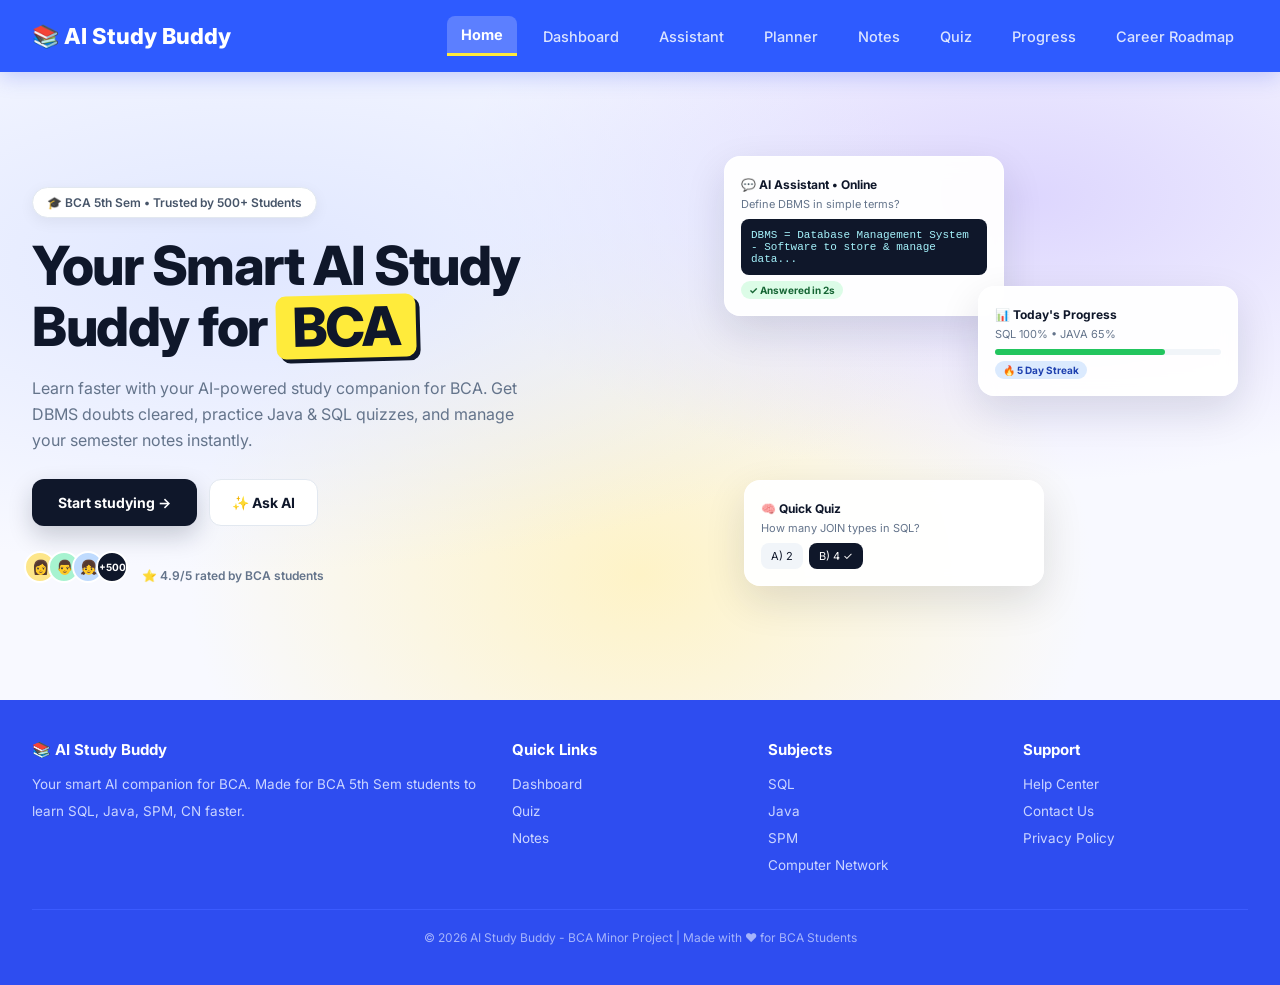
<file: index.html>
<!DOCTYPE html>
<html lang="en">
<head>
<meta charset="UTF-8">
<meta name="viewport" content="width=device-width, initial-scale=1.0">
<title>AI Study Buddy - BCA 5th Sem</title>
<link href="https://fonts.googleapis.com/css2?family=Inter:wght@400;500;600;700;800&display=swap" rel="stylesheet">
<style>
*{margin:0;padding:0;box-sizing:border-box;font-family:'Inter',sans-serif}
body{background:#f8f9ff;color:#0f172a;display:flex;flex-direction:column;min-height:100vh}
header{background:#2e5bff;color:#fff;height:72px;padding:0 32px;display:flex;justify-content:space-between;align-items:center;position:sticky;top:0;z-index:100;box-shadow:0 4px 20px rgba(46,77,240,0.25)}
.logo{font-weight:800;font-size:22px}
nav{display:flex;gap:12px;align-items:center;height:100%}
nav a{color:#dbe4ff;text-decoration:none;font-size:14.5px;font-weight:500;padding:10px 14px;border-radius:8px;transition:all 0.25s ease;display:flex;align-items:center;height:40px}
nav a:hover{color:#fff;background:rgba(255,255,255,0.18);transform:scale(1.12);font-weight:600}
nav a.active{color:#fff;background:rgba(255,255,255,0.22);font-weight:700;border-bottom:3px solid #ffeb3b;border-radius:8px 8px 0 0}

.hero-wrap{background: radial-gradient(at 20% 30%, #e0e7ff 0%, transparent 50%), radial-gradient(at 80% 20%, #ddd6fe 0%, transparent 40%), radial-gradient(at 50% 80%, #fef3c7 0%, transparent 50%), #f8f9ff; padding:0 32px; flex:1}
.hero{max-width:1350px;margin:0 auto;display:grid;grid-template-columns:1.1fr 0.9fr;align-items:center;gap:30px;min-height:calc(100vh - 72px - 200px);padding:60px 0}
.left .badge{display:inline-block;background:#fff;color:#475569;font-size:12px;font-weight:600;padding:7px 14px;border-radius:20px;box-shadow:0 4px 15px rgba(0,0,0,0.06);border:1px solid #e2e8f0}
.left h1{font-size:54px;font-weight:800;line-height:1.1;margin-top:18px;letter-spacing:-1.5px}
.hl{display:inline-block;background:#ffeb3b;color:#0f172a;padding:2px 16px;border-radius:10px;transform:rotate(-1.5deg);box-shadow:4px 4px 0 #0f172a}
.left p{color:#64748b;font-size:16px;max-width:500px;margin-top:18px;line-height:1.6}
.btns{display:flex;gap:12px;margin-top:26px}
.btn-primary{background:#0f172a;color:#fff;padding:14px 26px;border-radius:12px;border:none;font-weight:700;font-size:14px;cursor:pointer;box-shadow:0 10px 25px rgba(15,23,42,0.2);transition:0.25s}
.btn-primary:hover{transform:translateY(-2px)}
.btn-sec{background:#fff;color:#0f172a;padding:14px 22px;border-radius:12px;border:1px solid #e2e8f0;font-weight:700;font-size:14px;cursor:pointer;transition:0.25s}
.trust{display:flex;gap:14px;margin-top:22px;align-items:center}
.avatars{display:flex} .av{width:32px;height:32px;border-radius:50%;background:#ddd;border:2px solid #fff;margin-left:-8px;display:flex;align-items:center;justify-content:center;font-size:14px}
.trust p{font-size:12px;color:#64748b;font-weight:600}

.right{position:relative;height:480px}
.card-float{position:absolute;background:rgba(255,255,255,0.95);backdrop-filter:blur(10px);border-radius:16px;padding:16px;box-shadow:0 15px 40px rgba(15,23,42,0.12);border:1px solid rgba(255,255,255,0.9);animation:float 4s ease-in-out infinite}
.c1{top:10px;left:10px;width:280px;animation-delay:0s}
.c2{top:140px;right:10px;width:260px;animation-delay:1s}
.c3{bottom:40px;left:30px;width:300px;animation-delay:0.5s}
.card-float b{font-size:12px} .card-float p{font-size:11px;color:#64748b;margin-top:4px}
.code{background:#0f172a;color:#a5f3fc;padding:10px;border-radius:8px;font-family:monospace;font-size:11px;margin-top:8px}
.tag{font-size:10px;font-weight:700;padding:3px 8px;border-radius:20px;display:inline-block;margin-top:6px}
.tag-green{background:#dcfce7;color:#166534} .tag-blue{background:#dbeafe;color:#1e40af}

footer{background:#2e4df0;color:#cbd5ff;padding:40px 32px;margin-top:auto}
.footer-grid{display:grid;grid-template-columns:2fr 1fr 1fr 1fr;gap:30px;max-width:1350px;margin:0 auto}
footer h4{color:#fff;margin-bottom:12px;font-size:15px}
footer a,footer p{color:#cbd5ff;font-size:13.5px;text-decoration:none;line-height:2}
footer a:hover{color:#fff}
.copy{border-top:1px solid #3b5bff;margin-top:30px;padding-top:20px;text-align:center;font-size:12px;max-width:1350px;margin:30px auto 0;color:#a5b4fc}

@keyframes float{0%,100%{transform:translateY(0)}50%{transform:translateY(-10px)}}
@media(max-width:900px){.hero{grid-template-columns:1fr;min-height:auto}.right{height:380px;margin-top:20px}.footer-grid{grid-template-columns:1fr}}
</style>
</head>
<body>
<header><div class="logo">📚 AI Study Buddy</div><nav><a class="active" href="index.html">Home</a><a href="dashboard.html">Dashboard</a><a href="assistant.html">Assistant</a><a href="planner.html">Planner</a><a href="notes.html">Notes</a><a href="quiz.html">Quiz</a><a href="progress.html">Progress</a><a href="roadmap.html">Career Roadmap</a></nav></header>

<div class="hero-wrap">
<div class="hero">
<div class="left">
<div class="badge">🎓 BCA 5th Sem • Trusted by 500+ Students</div>
<h1>Your Smart AI Study Buddy for <span class="hl">BCA</span></h1>
<p>Learn faster with your AI-powered study companion for BCA. Get DBMS doubts cleared, practice Java & SQL quizzes, and manage your semester notes instantly.</p>
<div class="btns">
<button class="btn-primary" onclick="location.href='dashboard.html'">Start studying →</button>
<button class="btn-sec" onclick="location.href='assistant.html'">✨ Ask AI</button>
</div>
<div class="trust">
<div class="avatars"><div class="av" style="background:#fde68a">👩</div><div class="av" style="background:#a7f3d0">👨</div><div class="av" style="background:#bfdbfe">👧</div><div class="av" style="background:#0f172a;color:#fff;font-size:10px;font-weight:700">+500</div></div>
<p>⭐ 4.9/5 rated by BCA students</p>
</div>
</div>

<div class="right">
<div class="card-float c1">
<b>💬 AI Assistant • Online</b>
<p>Define DBMS in simple terms?</p>
<div class="code">DBMS = Database Management System - Software to store & manage data...</div>
<span class="tag tag-green">✓ Answered in 2s</span>
</div>
<div class="card-float c2">
<b>📊 Today's Progress</b>
<p>SQL 100% • JAVA 65%</p>
<div style="height:6px;background:#f1f5f9;border-radius:99px;margin-top:8px"><div style="height:100%;width:75%;background:#22c55e;border-radius:99px"></div></div>
<span class="tag tag-blue">🔥 5 Day Streak</span>
</div>
<div class="card-float c3">
<b>🧠 Quick Quiz</b>
<p>How many JOIN types in SQL?</p>
<div style="display:flex;gap:6px;margin-top:8px"><span style="background:#f1f5f9;padding:6px 10px;border-radius:8px;font-size:11px">A) 2</span><span style="background:#0f172a;color:#fff;padding:6px 10px;border-radius:8px;font-size:11px">B) 4 ✓</span></div>
</div>
</div>

</div>
</div>

<footer>
<div class="footer-grid">
<div><h4>📚 AI Study Buddy</h4><p>Your smart AI companion for BCA. Made for BCA 5th Sem students to learn SQL, Java, SPM, CN faster.</p></div>
<div><h4>Quick Links</h4><a href="dashboard.html">Dashboard</a><br><a href="quiz.html">Quiz</a><br><a href="notes.html">Notes</a></div>
<div><h4>Subjects</h4><p>SQL<br>Java<br>SPM<br>Computer Network</p></div>
<div><h4>Support</h4><p>Help Center<br>Contact Us<br>Privacy Policy</p></div>
</div>
<div class="copy">© 2026 AI Study Buddy - BCA Minor Project | Made with ❤️ for BCA Students</div>
</footer>

</body>
</html>
</file>
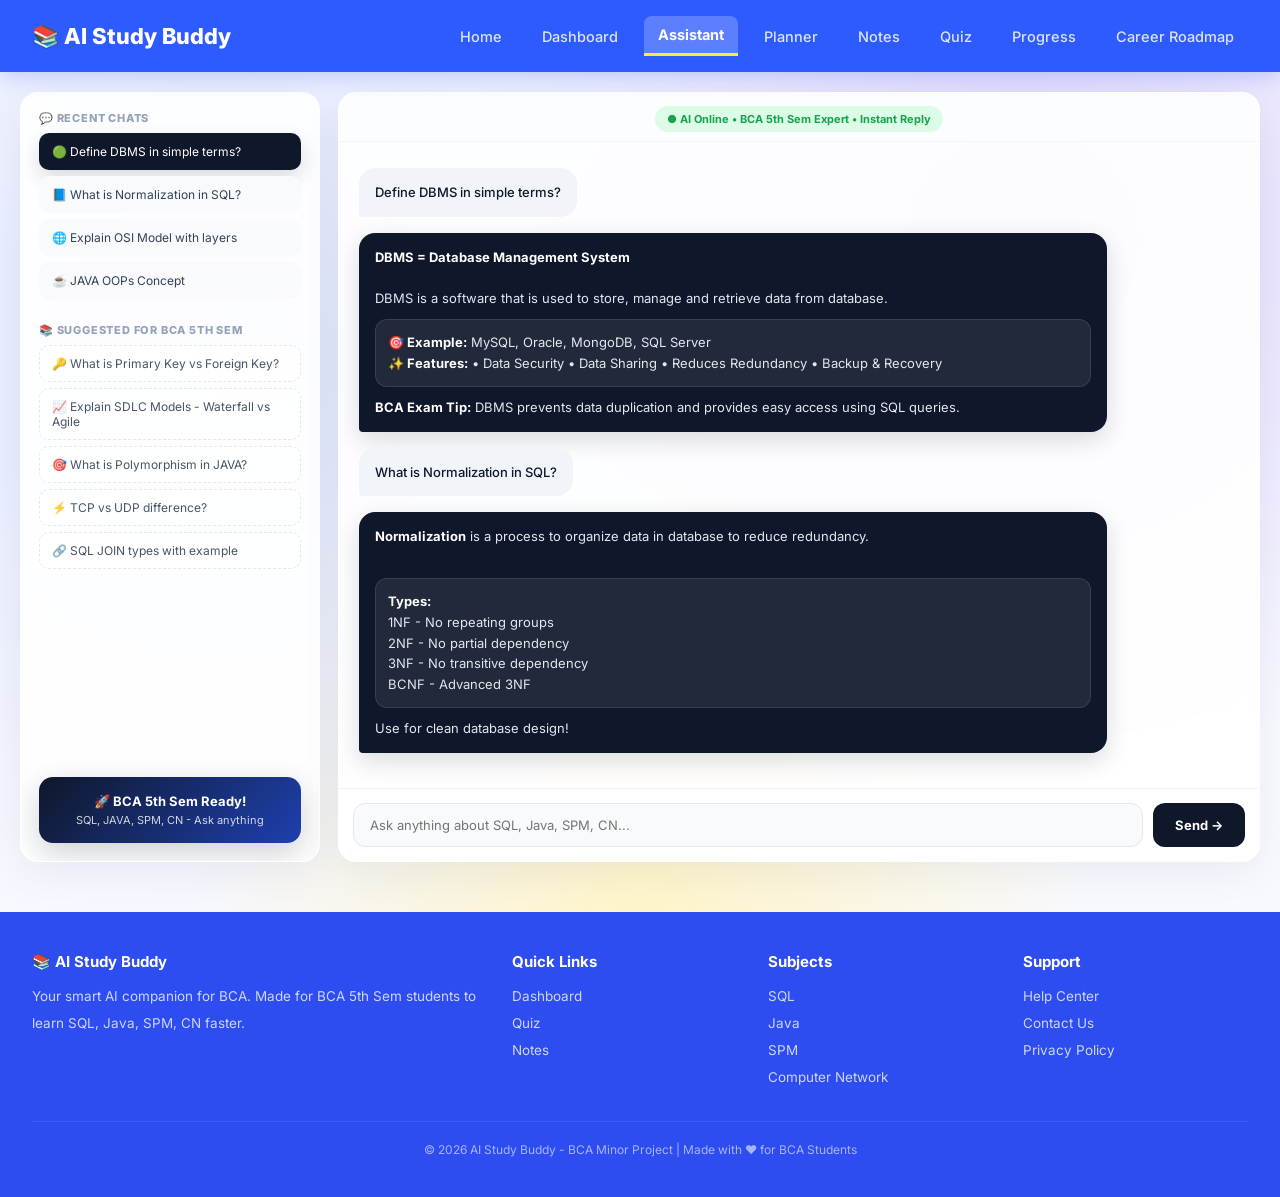
<file: assistant.html>
<!DOCTYPE html>
<html>
<head>
<title>AI Assistant - BCA</title>
<link href="https://fonts.googleapis.com/css2?family=Inter:wght@400;500;600;700;800&display=swap" rel="stylesheet">
<style>
*{box-sizing:border-box; margin:0; padding:0; font-family:'Inter', sans-serif;}
body{background: radial-gradient(at 20% 30%, #e0e7ff 0%, transparent 50%), radial-gradient(at 80% 20%, #ddd6fe 0%, transparent 40%), radial-gradient(at 50% 80%, #fef3c7 0%, transparent 50%), #f8f9ff; display:flex; flex-direction:column; min-height:100vh;}

/* HEADER - 72px BADA BOX + HOVER SCALE */
header{background:#2e5bff; height:72px; padding:0 32px; position:sticky; top:0; z-index:100; box-shadow:0 4px 20px rgba(46,77,240,0.25); display:flex; align-items:center;}
header nav{display:flex; justify-content:space-between; align-items:center; max-width:1350px; margin:0 auto; width:100%; height:100%}
header nav h2{font-size:22px; font-weight:800; color:#fff;}
header nav ul{list-style:none; display:flex; gap:12px; align-items:center; height:100%}
header nav ul li a{text-decoration:none; color:#dbe4ff; font-size:14.5px; font-weight:500; padding:10px 14px; border-radius:8px; transition:all 0.25s ease; display:flex; align-items:center; height:40px}
header nav ul li a:hover{color:#fff; background:rgba(255,255,255,0.18); transform:scale(1.12); font-weight:600}
header nav ul li a.active{color:#fff; background:rgba(255,255,255,0.22); font-weight:700; border-bottom:3px solid #ffeb3b; border-radius:8px 8px 0 0}

.assist{display:flex; gap:18px; padding:20px; max-width:1350px; margin:0 auto; width:100%; flex:1;}
.side{width:300px; background:rgba(255,255,255,0.9); backdrop-filter:blur(12px); border-radius:18px; padding:18px; border:1px solid rgba(255,255,255,0.9); height:calc(100vh - 130px); position:sticky; top:92px; overflow-y:auto; display:flex; flex-direction:column; box-shadow:0 10px 40px rgba(15,23,42,0.06); animation: fadeUp 0.6s ease-out}
.side-title{font-size:11px; font-weight:800; color:#94a3b8; letter-spacing:0.8px; text-transform:uppercase; margin:18px 0 8px;}
.side-title:first-child{margin-top:0;}
.chat-item{font-size:12px; padding:10px 12px; background:#f8fafc; border-radius:10px; margin-bottom:6px; cursor:pointer; color:#334155; display:flex; gap:8px; border:1px solid transparent; transition:0.25s;}
.chat-item:hover{background:#f1f5f9; border-color:#e2e8f0; transform:translateX(4px)}
.chat-item.active{background:#0f172a; color:#fff; box-shadow:0 8px 20px rgba(15,23,42,0.15)}
.suggest{font-size:12px; padding:10px 12px; border:1px dashed #e2e8f0; border-radius:10px; margin-bottom:6px; cursor:pointer; color:#475569; transition:0.25s; background:rgba(255,255,255,0.6)}
.suggest:hover{background:#f0f9ff; border-color:#3b82f6; color:#1e40af; transform:translateX(3px)}

.chat-area{flex:1; background:rgba(255,255,255,0.9); backdrop-filter:blur(12px); border-radius:18px; border:1px solid rgba(255,255,255,0.9); display:flex; flex-direction:column; overflow:hidden; box-shadow:0 10px 40px rgba(15,23,42,0.06); animation: fadeUp 0.6s ease-out 0.15s both}
.chat-header{text-align:center; padding:14px; border-bottom:1px solid #f1f5f9; background:rgba(251,253,255,0.8);}
.chat-header span{font-size:11px; font-weight:700; color:#16a34a; background:#dcfce7; padding:6px 12px; border-radius:20px; animation: pulse 2s infinite}
.chat-msgs{flex:1; padding:20px; overflow-y:auto; display:flex; flex-direction:column; gap:4px;}
.msg{max-width:75%; padding:14px 16px; border-radius:16px; margin:6px 0; font-size:13px; line-height:1.6; animation: msgUp 0.4s ease-out}
.user-msg{background:#f1f5f9; align-self:flex-start; border-bottom-left-radius:4px; color:#0f172a; font-weight:500; animation-delay:0.1s}
.ai-msg{background:#0f172a; color:#e2e8f0; align-self:flex-start; border-bottom-left-radius:4px; width:85%; max-width:85%; box-shadow:0 8px 25px rgba(15,23,42,0.15)}
.ai-msg b{color:#fff;} .ai-msg .highlight{background:rgba(255,255,255,0.08); padding:12px; border-radius:12px; margin:10px 0; display:block; border:1px solid rgba(255,255,255,0.1)}
.input-bar{display:flex; gap:10px; border-top:1px solid #f1f5f9; padding:14px; background:rgba(255,255,255,0.8);}
.input-bar input{flex:1; padding:13px 16px; border-radius:12px; border:1px solid #e2e8f0; outline:none; font-size:13px; background:#f8fafc; transition:0.2s}
.input-bar input:focus{border-color:#3b82f6; background:#fff; box-shadow:0 0 0 3px rgba(59,130,246,0.15)}
.input-bar button{background:#0f172a; color:#fff; border:none; padding:13px 22px; border-radius:12px; cursor:pointer; font-weight:700; font-size:13px; transition:0.25s}
.input-bar button:hover{transform:translateY(-2px); box-shadow:0 8px 20px rgba(15,23,42,0.2); background:#1e293b}

/* FOOTER SAME AS INDEX */
footer{background:#2e4df0;color:#cbd5ff;padding:40px 32px;margin-top:30px}
.footer-grid{display:grid;grid-template-columns:2fr 1fr 1fr 1fr;gap:30px;max-width:1350px;margin:0 auto}
footer h4{color:#fff;margin-bottom:12px;font-size:15px}
footer a,footer p{color:#cbd5ff;font-size:13.5px;text-decoration:none;line-height:2}
footer a:hover{color:#fff}
.copy{border-top:1px solid #3b5bff;margin-top:30px;padding-top:20px;text-align:center;font-size:12px;max-width:1350px;margin:30px auto 0;color:#a5b4fc}

@keyframes fadeUp{from{opacity:0;transform:translateY(15px)}to{opacity:1;transform:translateY(0)}}
@keyframes msgUp{from{opacity:0;transform:translateY(10px)}to{opacity:1;transform:translateY(0)}}
@keyframes pulse{0%,100%{box-shadow:0 0 0 0 rgba(34,197,94,0.4)}50%{box-shadow:0 0 0 6px rgba(34,197,94,0)}}
@media(max-width:900px){.assist{flex-direction:column;} .side{width:100%; height:auto; position:static;} .footer-grid{grid-template-columns:1fr}}
</style>
</head>
<body>

<header>
<nav>
<h2>📚 AI Study Buddy</h2>
<ul>
<li><a href="index.html">Home</a></li>
<li><a href="dashboard.html">Dashboard</a></li>
<li><a href="assistant.html" class="active">Assistant</a></li>
<li><a href="planner.html">Planner</a></li>
<li><a href="notes.html">Notes</a></li>
<li><a href="quiz.html">Quiz</a></li>
<li><a href="progress.html">Progress</a></li>
<li><a href="roadmap.html">Career Roadmap</a></li>
</ul>
</nav>
</header>

<div class="assist">
<div class="side">
<div class="side-title">💬 Recent Chats</div>
<div class="chat-item active">🟢 Define DBMS in simple terms?</div>
<div class="chat-item">📘 What is Normalization in SQL?</div>
<div class="chat-item">🌐 Explain OSI Model with layers</div>
<div class="chat-item">☕ JAVA OOPs Concept</div>

<div class="side-title">📚 Suggested for BCA 5th Sem</div>
<div class="suggest">🔑 What is Primary Key vs Foreign Key?</div>
<div class="suggest">📈 Explain SDLC Models - Waterfall vs Agile</div>
<div class="suggest">🎯 What is Polymorphism in JAVA?</div>
<div class="suggest">⚡ TCP vs UDP difference?</div>
<div class="suggest">🔗 SQL JOIN types with example</div>

<div style="margin-top:auto; background:linear-gradient(135deg,#0f172a,#1e40af); border-radius:14px; padding:16px; color:#fff; text-align:center; box-shadow:0 10px 30px rgba(15,23,42,0.2)">
<p style="font-size:13px; font-weight:700;">🚀 BCA 5th Sem Ready!</p>
<p style="font-size:11px; opacity:0.8; margin-top:4px;">SQL, JAVA, SPM, CN - Ask anything</p>
</div>
</div>

<div class="chat-area">
<div class="chat-header"><span>● AI Online • BCA 5th Sem Expert • Instant Reply</span></div>
<div class="chat-msgs">
<div class="msg user-msg">Define DBMS in simple terms?</div>
<div class="msg ai-msg"><b>DBMS = Database Management System</b><br><br>DBMS is a software that is used to store, manage and retrieve data from database.<br><span class="highlight"><b>🎯 Example:</b> MySQL, Oracle, MongoDB, SQL Server<br><b>✨ Features:</b> • Data Security • Data Sharing • Reduces Redundancy • Backup & Recovery</span><b>BCA Exam Tip:</b> DBMS prevents data duplication and provides easy access using SQL queries.</div>
<div class="msg user-msg">What is Normalization in SQL?</div>
<div class="msg ai-msg"><b>Normalization</b> is a process to organize data in database to reduce redundancy.<br><br><span class="highlight"><b>Types:</b><br>1NF - No repeating groups<br>2NF - No partial dependency<br>3NF - No transitive dependency<br>BCNF - Advanced 3NF</span>Use for clean database design!</div>
</div>
<div class="input-bar"><input type="text" placeholder="Ask anything about SQL, Java, SPM, CN..."><button>Send →</button></div>
</div>
</div>

<footer>
<div class="footer-grid">
<div><h4>📚 AI Study Buddy</h4><p>Your smart AI companion for BCA. Made for BCA 5th Sem students to learn SQL, Java, SPM, CN faster.</p></div>
<div><h4>Quick Links</h4><a href="dashboard.html">Dashboard</a><br><a href="quiz.html">Quiz</a><br><a href="notes.html">Notes</a></div>
<div><h4>Subjects</h4><p>SQL<br>Java<br>SPM<br>Computer Network</p></div>
<div><h4>Support</h4><p>Help Center<br>Contact Us<br>Privacy Policy</p></div>
</div>
<div class="copy">© 2026 AI Study Buddy - BCA Minor Project | Made with ❤️ for BCA Students</div>
</footer>

</body>
</html>
</file>
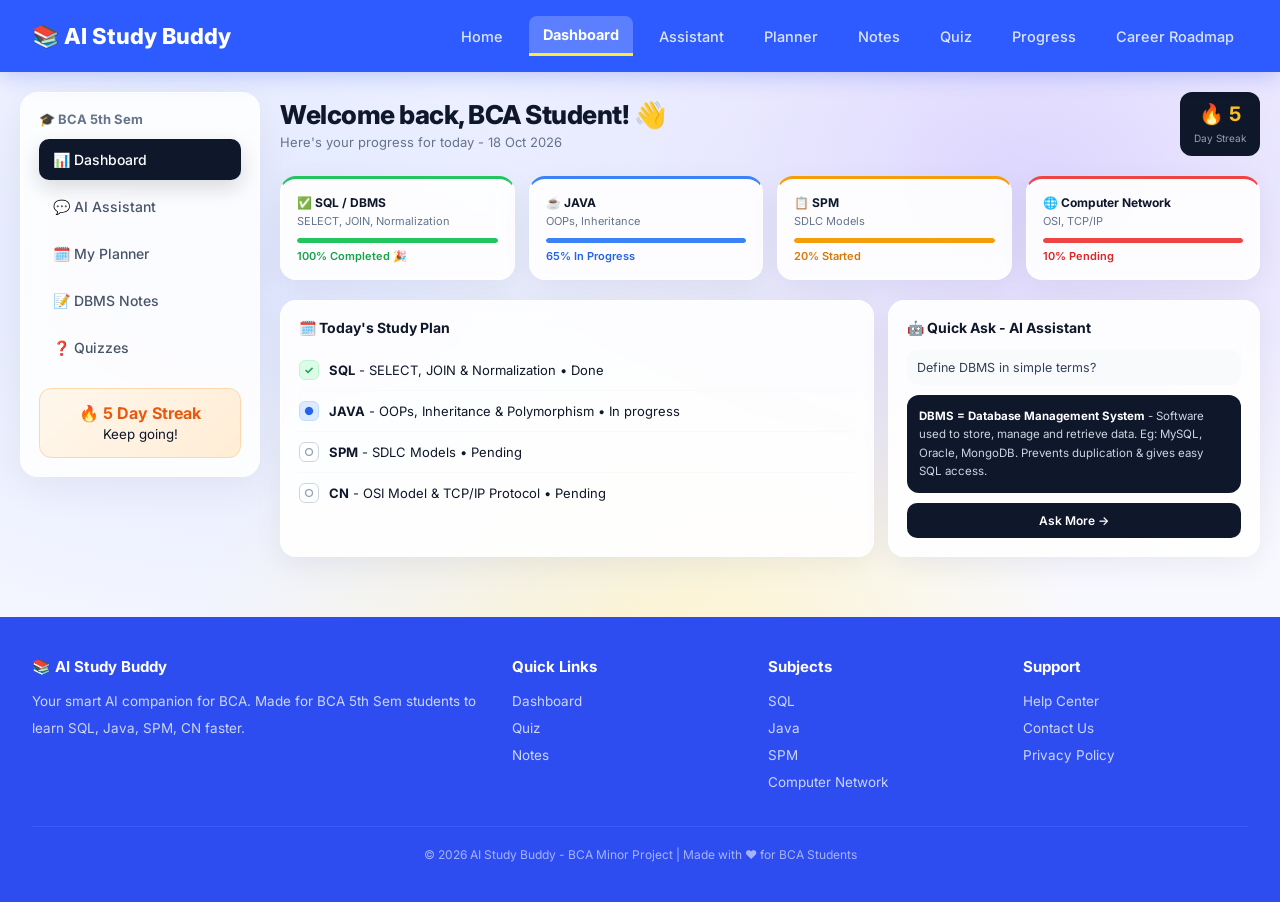
<file: dashboard.html>
<!DOCTYPE html>
<html lang="en">
<head>
<meta charset="UTF-8">
<meta name="viewport" content="width=device-width, initial-scale=1.0">
<title>Dashboard - AI Study Buddy</title>
<link href="https://fonts.googleapis.com/css2?family=Inter:wght@400;500;600;700;800&display=swap" rel="stylesheet">
<style>
*{margin:0;padding:0;box-sizing:border-box;font-family:'Inter',sans-serif}
body{background: radial-gradient(at 20% 30%, #e0e7ff 0%, transparent 50%), radial-gradient(at 80% 20%, #ddd6fe 0%, transparent 40%), radial-gradient(at 50% 80%, #fef3c7 0%, transparent 50%), #f8f9ff; color:#0f172a; min-height:100vh}
header{background:#2e5bff;color:#fff;height:72px;padding:0 32px;display:flex;justify-content:space-between;align-items:center;position:sticky;top:0;z-index:100;box-shadow:0 4px 20px rgba(46,77,240,0.25)}
.logo{font-weight:800;font-size:22px}
nav{display:flex;gap:12px;align-items:center;height:100%}
nav a{color:#dbe4ff;text-decoration:none;font-size:14.5px;font-weight:500;padding:10px 14px;border-radius:8px;transition:all 0.25s ease;display:flex;align-items:center;height:40px}
nav a:hover{color:#fff;background:rgba(255,255,255,0.18);transform:scale(1.12);font-weight:600}
nav a.active{color:#fff;background:rgba(255,255,255,0.22);font-weight:700;border-bottom:3px solid #ffeb3b;border-radius:8px 8px 0 0}
.container{display:flex;max-width:1350px;margin:0 auto;padding:20px;gap:20px}
.sidebar{width:240px;background:rgba(255,255,255,0.85);backdrop-filter:blur(12px);border-radius:18px;padding:18px;box-shadow:0 10px 40px rgba(15,23,42,0.06);border:1px solid rgba(255,255,255,0.9);height:fit-content;position:sticky;top:92px; animation: fadeUp 0.6s ease-out}
.side-title{font-weight:700;font-size:13px;color:#64748b;margin-bottom:12px;display:flex;align-items:center;gap:6px}
.side-item{display:flex;align-items:center;gap:10px;padding:12px 14px;border-radius:10px;font-size:14px;font-weight:500;color:#475569;text-decoration:none;margin-bottom:6px;transition:0.25s}
.side-item:hover{background:#f1f5f9;transform:translateX(4px)}
.side-item.active{background:#0f172a;color:#fff;box-shadow:0 8px 20px rgba(15,23,42,0.15)}
.streak{margin-top:20px;background:linear-gradient(135deg,#fff7ed,#ffedd5);border:1px solid #fed7aa;border-radius:12px;padding:14px;text-align:center}
.streak b{color:#ea580c}
.main{flex:1}
.welcome{display:flex;justify-content:space-between;align-items:center;margin-bottom:20px; animation: fadeUp 0.6s ease-out 0.1s both}
.welcome h1{font-size:26px;font-weight:800;letter-spacing:-0.5px}
.welcome p{color:#64748b;font-size:13px;margin-top:4px}
.day-box{background:#0f172a;color:#fff;padding:10px 14px;border-radius:12px;text-align:center;min-width:62px; animation: float 3s ease-in-out infinite}
.day-box b{font-size:20px;display:block;color:#fbbf24}
.day-box small{font-size:10px;color:#94a3b8}
.cards{display:grid;grid-template-columns:repeat(4,1fr);gap:14px;margin-bottom:20px}
.sub-card{background:rgba(255,255,255,0.9);backdrop-filter:blur(10px);border-radius:16px;padding:16px;box-shadow:0 8px 30px rgba(15,23,42,0.06);border:1px solid rgba(255,255,255,0.9);transition:0.3s; animation: fadeUp 0.6s ease-out both}
.sub-card:hover{transform:translateY(-5px);box-shadow:0 16px 40px rgba(15,23,42,0.1)}
.sub-card:nth-child(1){animation-delay:0.2s;border-top:3px solid #22c55e}
.sub-card:nth-child(2){animation-delay:0.3s;border-top:3px solid #3b82f6}
.sub-card:nth-child(3){animation-delay:0.4s;border-top:3px solid #f59e0b}
.sub-card:nth-child(4){animation-delay:0.5s;border-top:3px solid #ef4444}
.sub-card h4{font-size:12px;font-weight:700;margin-bottom:4px}
.sub-card p{font-size:11px;color:#64748b;margin-bottom:10px}
.bar{height:5px;background:#f1f5f9;border-radius:99px;overflow:hidden}
.bar div{height:100%;border-radius:99px;animation: grow 1.5s ease-out 0.8s both}
.bar.green div{background:#22c55e;width:100%}.bar.blue div{background:#3b82f6;width:65%}.bar.orange div{background:#f59e0b;width:20%}.bar.red div{background:#ef4444;width:10%}
.perc{font-size:11px;font-weight:600;margin-top:6px}
.green-text{color:#16a34a}.blue-text{color:#2563eb}.orange-text{color:#d97706}.red-text{color:#dc2626}
.bottom{display:grid;grid-template-columns:1.6fr 1fr;gap:14px}
.box{background:rgba(255,255,255,0.9);backdrop-filter:blur(10px);border-radius:16px;padding:18px;box-shadow:0 8px 30px rgba(15,23,42,0.06);border:1px solid rgba(255,255,255,0.9); animation: fadeUp 0.6s ease-out 0.6s both}
.box h3{font-size:14px;font-weight:700;margin-bottom:14px;display:flex;align-items:center;gap:6px}
.task{display:flex;align-items:center;gap:10px;padding:10px 0;border-bottom:1px solid #f8fafc;font-size:13px}
.task:last-child{border:none}
.check{width:20px;height:20px;border-radius:6px;display:flex;align-items:center;justify-content:center;font-size:11px;font-weight:700}
.check.done{background:#dcfce7;color:#16a34a;border:1px solid #bbf7d0}
.check.progress{background:#dbeafe;color:#2563eb;border:1px solid #bfdbfe}
.check.pending{border:1.5px solid #cbd5e1;color:#94a3b8;background:#fff}
.ai-q{background:#f8fafc;padding:10px;border-radius:10px;font-size:12.5px;color:#334155;margin-bottom:10px}
.ai-ans{background:#0f172a;color:#cbd5e1;padding:12px;border-radius:12px;font-size:11.5px;line-height:1.6}
.ai-ans b{color:#fff}
.ask-btn{margin-top:10px;background:#0f172a;color:#fff;width:100%;padding:10px;border-radius:10px;border:none;font-size:12px;font-weight:600;cursor:pointer;transition:0.25s}
.ask-btn:hover{transform:translateY(-2px);box-shadow:0 8px 20px rgba(15,23,42,0.2)}
footer{background:#2e4df0;color:#cbd5ff;padding:40px 32px;margin-top:40px}
.footer-grid{display:grid;grid-template-columns:2fr 1fr 1fr 1fr;gap:30px;max-width:1350px;margin:0 auto}
footer h4{color:#fff;margin-bottom:12px;font-size:15px}
footer a,footer p{color:#cbd5ff;font-size:13.5px;text-decoration:none;line-height:2}
footer a:hover{color:#fff}
.copy{border-top:1px solid #3b5bff;margin-top:30px;padding-top:20px;text-align:center;font-size:12px;max-width:1350px;margin:30px auto 0;color:#a5b4fc}
@keyframes float{0%,100%{transform:translateY(0)}50%{transform:translateY(-6px)}}
@keyframes fadeUp{from{opacity:0;transform:translateY(15px)}to{opacity:1;transform:translateY(0)}}
@keyframes grow{from{width:0}to{width:100%}}
@media(max-width:900px){.container{flex-direction:column}.sidebar{width:100%;position:relative;top:0}.cards{grid-template-columns:1fr 1fr}.bottom{grid-template-columns:1fr}.footer-grid{grid-template-columns:1fr}}
</style>
</head>
<body>
<header><div class="logo">📚 AI Study Buddy</div><nav><a href="index.html">Home</a><a class="active" href="dashboard.html">Dashboard</a><a href="assistant.html">Assistant</a><a href="planner.html">Planner</a><a href="notes.html">Notes</a><a href="quiz.html">Quiz</a><a href="progress.html">Progress</a><a href="roadmap.html">Career Roadmap</a></nav></header>

<div class="container">
<aside class="sidebar">
<div class="side-title">🎓 BCA 5th Sem</div>
<a class="side-item active" href="dashboard.html">📊 Dashboard</a>
<a class="side-item" href="assistant.html">💬 AI Assistant</a>
<a class="side-item" href="planner.html">🗓️ My Planner</a>
<a class="side-item" href="notes.html">📝 DBMS Notes</a>
<a class="side-item" href="quiz.html">❓ Quizzes</a>
<div class="streak"><b>🔥 5 Day Streak</b><br><small>Keep going!</small></div>
</aside>

<div class="main">
<div class="welcome">
<div><h1>Welcome back, BCA Student! 👋</h1><p>Here's your progress for today - 18 Oct 2026</p></div>
<div class="day-box"><b>🔥 5</b><small>Day Streak</small></div>
</div>

<div class="cards">
<div class="sub-card"><h4>✅ SQL / DBMS</h4><p>SELECT, JOIN, Normalization</p><div class="bar green"><div></div></div><div class="perc green-text">100% Completed 🎉</div></div>
<div class="sub-card"><h4>☕ JAVA</h4><p>OOPs, Inheritance</p><div class="bar blue"><div></div></div><div class="perc blue-text">65% In Progress</div></div>
<div class="sub-card"><h4>📋 SPM</h4><p>SDLC Models</p><div class="bar orange"><div></div></div><div class="perc orange-text">20% Started</div></div>
<div class="sub-card"><h4>🌐 Computer Network</h4><p>OSI, TCP/IP</p><div class="bar red"><div></div></div><div class="perc red-text">10% Pending</div></div>
</div>

<div class="bottom">
<div class="box">
<h3>🗓️ Today's Study Plan</h3>
<div class="task"><div class="check done">✓</div><div><b>SQL</b> - SELECT, JOIN & Normalization • Done</div></div>
<div class="task"><div class="check progress">●</div><div><b>JAVA</b> - OOPs, Inheritance & Polymorphism • In progress</div></div>
<div class="task"><div class="check pending">○</div><div><b>SPM</b> - SDLC Models • Pending</div></div>
<div class="task"><div class="check pending">○</div><div><b>CN</b> - OSI Model & TCP/IP Protocol • Pending</div></div>
</div>
<div class="box">
<h3>🤖 Quick Ask - AI Assistant</h3>
<div class="ai-q">Define DBMS in simple terms?</div>
<div class="ai-ans"><b>DBMS = Database Management System</b> - Software used to store, manage and retrieve data. Eg: MySQL, Oracle, MongoDB. Prevents duplication & gives easy SQL access.</div>
<button class="ask-btn" onclick="location.href='assistant.html'">Ask More →</button>
</div>
</div>
</div>
</div>

<footer>
<div class="footer-grid">
<div><h4>📚 AI Study Buddy</h4><p>Your smart AI companion for BCA. Made for BCA 5th Sem students to learn SQL, Java, SPM, CN faster.</p></div>
<div><h4>Quick Links</h4><a href="dashboard.html">Dashboard</a><br><a href="quiz.html">Quiz</a><br><a href="notes.html">Notes</a></div>
<div><h4>Subjects</h4><p>SQL<br>Java<br>SPM<br>Computer Network</p></div>
<div><h4>Support</h4><p>Help Center<br>Contact Us<br>Privacy Policy</p></div>
</div>
<div class="copy">© 2026 AI Study Buddy - BCA Minor Project | Made with ❤️ for BCA Students</div>
</footer>

</body>
</html>
</file>
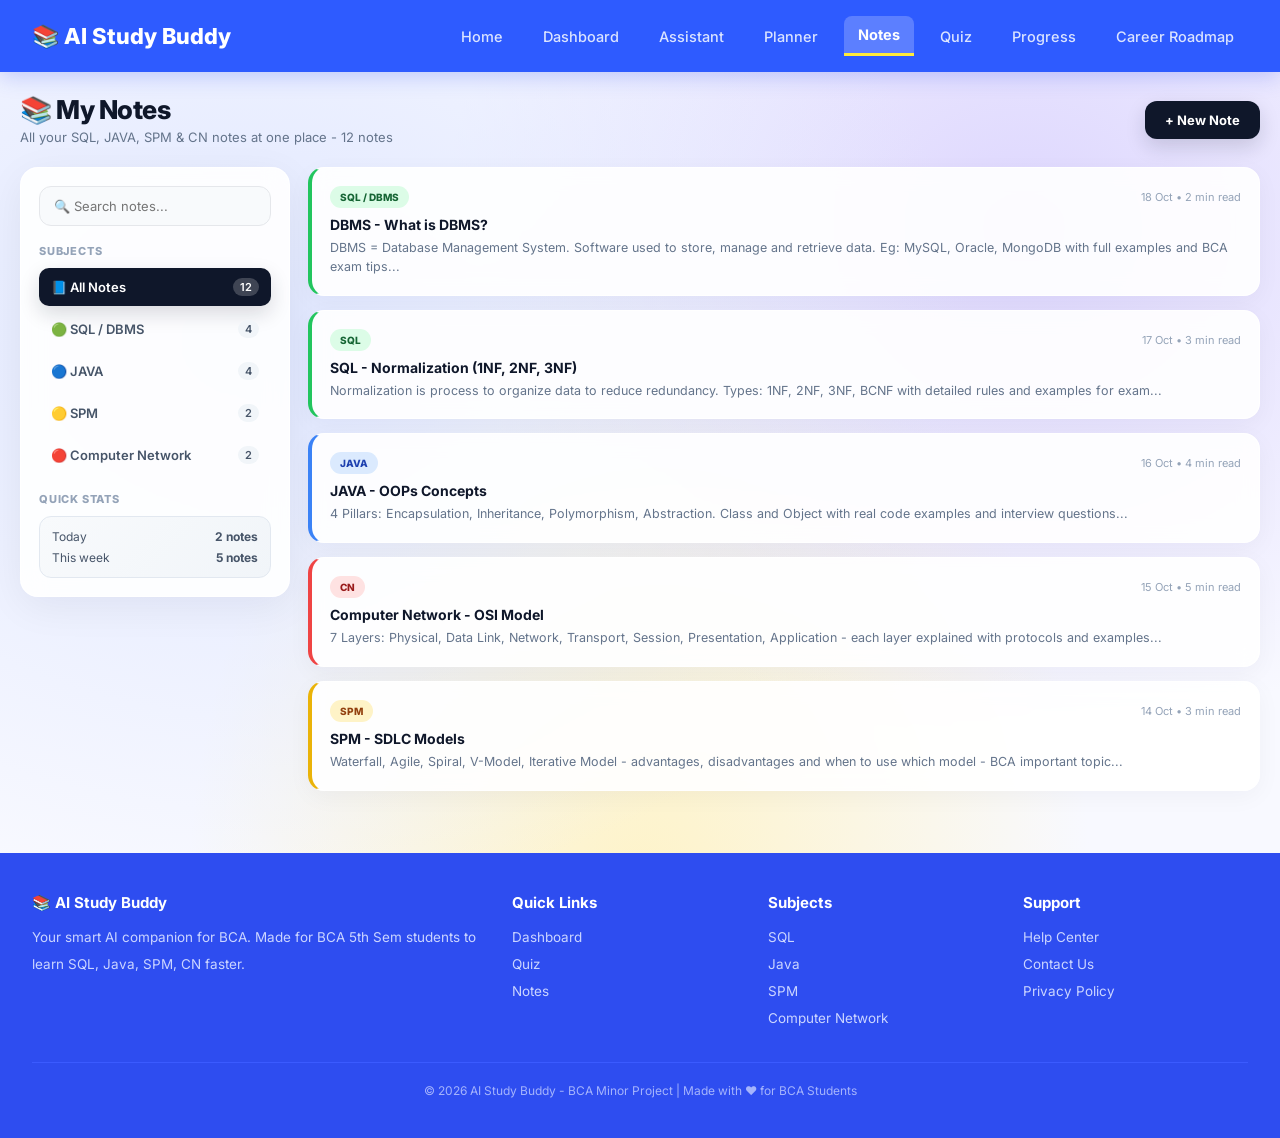
<file: notes.html>
<!DOCTYPE html>
<html>
<head>
<title>Notes - BCA 5th Sem</title>
<link href="https://fonts.googleapis.com/css2?family=Inter:wght@400;500;600;700;800&display=swap" rel="stylesheet">
<style>
*{box-sizing:border-box; margin:0; padding:0; font-family:'Inter', sans-serif;}
body{background: radial-gradient(at 20% 30%, #e0e7ff 0%, transparent 50%), radial-gradient(at 80% 20%, #ddd6fe 0%, transparent 40%), radial-gradient(at 50% 80%, #fef3c7 0%, transparent 50%), #f8f9ff; display:flex; flex-direction:column; min-height:100vh}
header{background:#2e5bff; height:72px; padding:0 32px; position:sticky; top:0; z-index:100; box-shadow:0 4px 20px rgba(46,77,240,0.25); display:flex; align-items:center}
header nav{display:flex; justify-content:space-between; align-items:center; max-width:1350px; margin:0 auto; width:100%; height:100%}
header nav h2{font-size:22px; font-weight:800; color:#fff;}
header nav ul{list-style:none; display:flex; gap:12px; align-items:center; height:100%}
header nav ul li a{text-decoration:none; color:#dbe4ff; font-size:14.5px; font-weight:500; padding:10px 14px; border-radius:8px; transition:all 0.25s ease; display:flex; align-items:center; height:40px}
header nav ul li a:hover{color:#fff; background:rgba(255,255,255,0.18); transform:scale(1.12); font-weight:600}
header nav ul li a.active{color:#fff; background:rgba(255,255,255,0.22); font-weight:700; border-bottom:3px solid #ffeb3b; border-radius:8px 8px 0 0}

.wrap{max-width:1350px; margin:0 auto; padding:22px 20px; width:100%; flex:1}
.top{display:flex; justify-content:space-between; align-items:center; flex-wrap:wrap; gap:12px; animation: fadeUp 0.6s ease-out}
.top h1{font-size:26px; font-weight:800; color:#0f172a; letter-spacing:-0.5px}
.top p{font-size:13px; color:#64748b; margin-top:4px;}
.btn-new{background:#0f172a; color:#fff; padding:11px 20px; border:none; border-radius:12px; font-size:13px; font-weight:700; cursor:pointer; transition:0.25s; box-shadow:0 8px 20px rgba(15,23,42,0.15)}
.btn-new:hover{transform:translateY(-2px); box-shadow:0 12px 25px rgba(15,23,42,0.2)}

.layout{display:flex; gap:18px; margin-top:22px;}
.left{width:270px; min-width:250px; background:rgba(255,255,255,0.9); backdrop-filter:blur(12px); border:1px solid rgba(255,255,255,0.9); border-radius:18px; padding:18px; height:fit-content; position:sticky; top:92px; box-shadow:0 10px 40px rgba(15,23,42,0.06); animation: fadeUp 0.6s ease-out 0.15s both}
.search{width:100%; padding:11px 14px; border:1px solid #e5e7eb; border-radius:12px; outline:none; font-size:13px; background:#f8fafc; transition:0.2s}
.search:focus{border-color:#3b82f6; background:#fff; box-shadow:0 0 0 3px rgba(59,130,246,0.15)}
.sub-title{font-size:11px; font-weight:800; color:#94a3b8; letter-spacing:0.8px; margin:18px 0 10px; text-transform:uppercase;}
.sub-item{padding:10px 12px; border-radius:10px; font-size:13px; font-weight:600; color:#475569; cursor:pointer; display:flex; justify-content:space-between; align-items:center; margin-bottom:4px; transition:0.25s}
.sub-item.active{background:#0f172a; color:#fff; box-shadow:0 8px 20px rgba(15,23,42,0.15)}
.sub-item:hover:not(.active){background:#f1f5f9; transform:translateX(3px)}
.count{font-size:11px; background:#f1f5f9; padding:2px 7px; border-radius:20px;}
.sub-item.active .count{background:rgba(255,255,255,0.2); color:#fff;}

.right{flex:1; display:grid; grid-template-columns:1fr; gap:14px;}
.note{background:rgba(255,255,255,0.9); backdrop-filter:blur(10px); border:1px solid rgba(255,255,255,0.9); border-radius:16px; padding:18px; transition:0.3s; cursor:pointer; border-left:4px solid #ddd; box-shadow:0 6px 25px rgba(15,23,42,0.04); animation: fadeUp 0.6s ease-out both}
.note:hover{transform:translateY(-4px) scale(1.01); box-shadow:0 12px 30px rgba(15,23,42,0.08); background:#fff}
.note:nth-child(1){animation-delay:0.2s} .note:nth-child(2){animation-delay:0.3s} .note:nth-child(3){animation-delay:0.4s} .note:nth-child(4){animation-delay:0.5s} .note:nth-child(5){animation-delay:0.6s}
.n1{border-left-color:#22c55e;} .n2{border-left-color:#22c55e;} .n3{border-left-color:#3b82f6;} .n4{border-left-color:#ef4444;} .n5{border-left-color:#eab308;}
.note-top{display:flex; justify-content:space-between; align-items:center; margin-bottom:8px;}
.tag{font-size:10px; font-weight:800; padding:5px 10px; border-radius:20px;}
.t-sql{background:#dcfce7; color:#166534;} .t-java{background:#dbeafe; color:#1e40af;} .t-spm{background:#fef3c7; color:#92400e;} .t-cn{background:#fee2e2; color:#991b1b;}
.time{font-size:11px; color:#94a3b8;}
.note h4{font-size:14px; font-weight:700; color:#0f172a; margin-bottom:6px;}
.note p{font-size:12.5px; color:#64748b; line-height:1.5; display:-webkit-box; -webkit-line-clamp:2; -webkit-box-orient:vertical; overflow:hidden;}

footer{background:#2e4df0;color:#cbd5ff;padding:40px 32px;margin-top:40px}
.footer-grid{display:grid;grid-template-columns:2fr 1fr 1fr 1fr;gap:30px;max-width:1350px;margin:0 auto}
footer h4{color:#fff;margin-bottom:12px;font-size:15px}
footer a,footer p{color:#cbd5ff;font-size:13.5px;text-decoration:none;line-height:2}
footer a:hover{color:#fff}
.copy{border-top:1px solid #3b5bff;margin-top:30px;padding-top:20px;text-align:center;font-size:12px;max-width:1350px;margin:30px auto 0;color:#a5b4fc}

@keyframes fadeUp{from{opacity:0;transform:translateY(15px)}to{opacity:1;transform:translateY(0)}}
@media(max-width:900px){.layout{flex-direction:column;} .left{width:100%; position:static;} .footer-grid{grid-template-columns:1fr}}
</style>
</head>
<body>

<header>
<nav>
<h2>📚 AI Study Buddy</h2>
<ul>
<li><a href="index.html">Home</a></li>
<li><a href="dashboard.html">Dashboard</a></li>
<li><a href="assistant.html">Assistant</a></li>
<li><a href="planner.html">Planner</a></li>
<li><a href="notes.html" class="active">Notes</a></li>
<li><a href="quiz.html">Quiz</a></li>
<li><a href="progress.html">Progress</a></li>
<li><a href="roadmap.html">Career Roadmap</a></li>
</ul>
</nav>
</header>

<div class="wrap">
<div class="top">
<div><h1>📚 My Notes</h1><p>All your SQL, JAVA, SPM & CN notes at one place - 12 notes</p></div>
<button class="btn-new">+ New Note</button>
</div>

<div class="layout">
<div class="left">
<input class="search" type="text" placeholder="🔍 Search notes...">
<div class="sub-title">Subjects</div>
<div class="sub-item active"><span>📘 All Notes</span><span class="count">12</span></div>
<div class="sub-item"><span>🟢 SQL / DBMS</span><span class="count">4</span></div>
<div class="sub-item"><span>🔵 JAVA</span><span class="count">4</span></div>
<div class="sub-item"><span>🟡 SPM</span><span class="count">2</span></div>
<div class="sub-item"><span>🔴 Computer Network</span><span class="count">2</span></div>
<div class="sub-title">Quick Stats</div>
<div style="background:linear-gradient(135deg,#f8fafc,#f1f5f9); border:1px solid #e2e8f0; border-radius:12px; padding:12px; font-size:12px; color:#475569;"><div style="display:flex; justify-content:space-between; margin-bottom:6px;"><span>Today</span><b>2 notes</b></div><div style="display:flex; justify-content:space-between;"><span>This week</span><b>5 notes</b></div></div>
</div>

<div class="right">
<div class="note n1"><div class="note-top"><span class="tag t-sql">SQL / DBMS</span><span class="time">18 Oct • 2 min read</span></div><h4>DBMS - What is DBMS?</h4><p>DBMS = Database Management System. Software used to store, manage and retrieve data. Eg: MySQL, Oracle, MongoDB with full examples and BCA exam tips...</p></div>
<div class="note n2"><div class="note-top"><span class="tag t-sql">SQL</span><span class="time">17 Oct • 3 min read</span></div><h4>SQL - Normalization (1NF, 2NF, 3NF)</h4><p>Normalization is process to organize data to reduce redundancy. Types: 1NF, 2NF, 3NF, BCNF with detailed rules and examples for exam...</p></div>
<div class="note n3"><div class="note-top"><span class="tag t-java">JAVA</span><span class="time">16 Oct • 4 min read</span></div><h4>JAVA - OOPs Concepts</h4><p>4 Pillars: Encapsulation, Inheritance, Polymorphism, Abstraction. Class and Object with real code examples and interview questions...</p></div>
<div class="note n4"><div class="note-top"><span class="tag t-cn">CN</span><span class="time">15 Oct • 5 min read</span></div><h4>Computer Network - OSI Model</h4><p>7 Layers: Physical, Data Link, Network, Transport, Session, Presentation, Application - each layer explained with protocols and examples...</p></div>
<div class="note n5"><div class="note-top"><span class="tag t-spm">SPM</span><span class="time">14 Oct • 3 min read</span></div><h4>SPM - SDLC Models</h4><p>Waterfall, Agile, Spiral, V-Model, Iterative Model - advantages, disadvantages and when to use which model - BCA important topic...</p></div>
</div>
</div>
</div>

<footer>
<div class="footer-grid">
<div><h4>📚 AI Study Buddy</h4><p>Your smart AI companion for BCA. Made for BCA 5th Sem students to learn SQL, Java, SPM, CN faster.</p></div>
<div><h4>Quick Links</h4><a href="dashboard.html">Dashboard</a><br><a href="quiz.html">Quiz</a><br><a href="notes.html">Notes</a></div>
<div><h4>Subjects</h4><p>SQL<br>Java<br>SPM<br>Computer Network</p></div>
<div><h4>Support</h4><p>Help Center<br>Contact Us<br>Privacy Policy</p></div>
</div>
<div class="copy">© 2026 AI Study Buddy - BCA Minor Project | Made with ❤️ for BCA Students</div>
</footer>

</body>
</html>
</file>
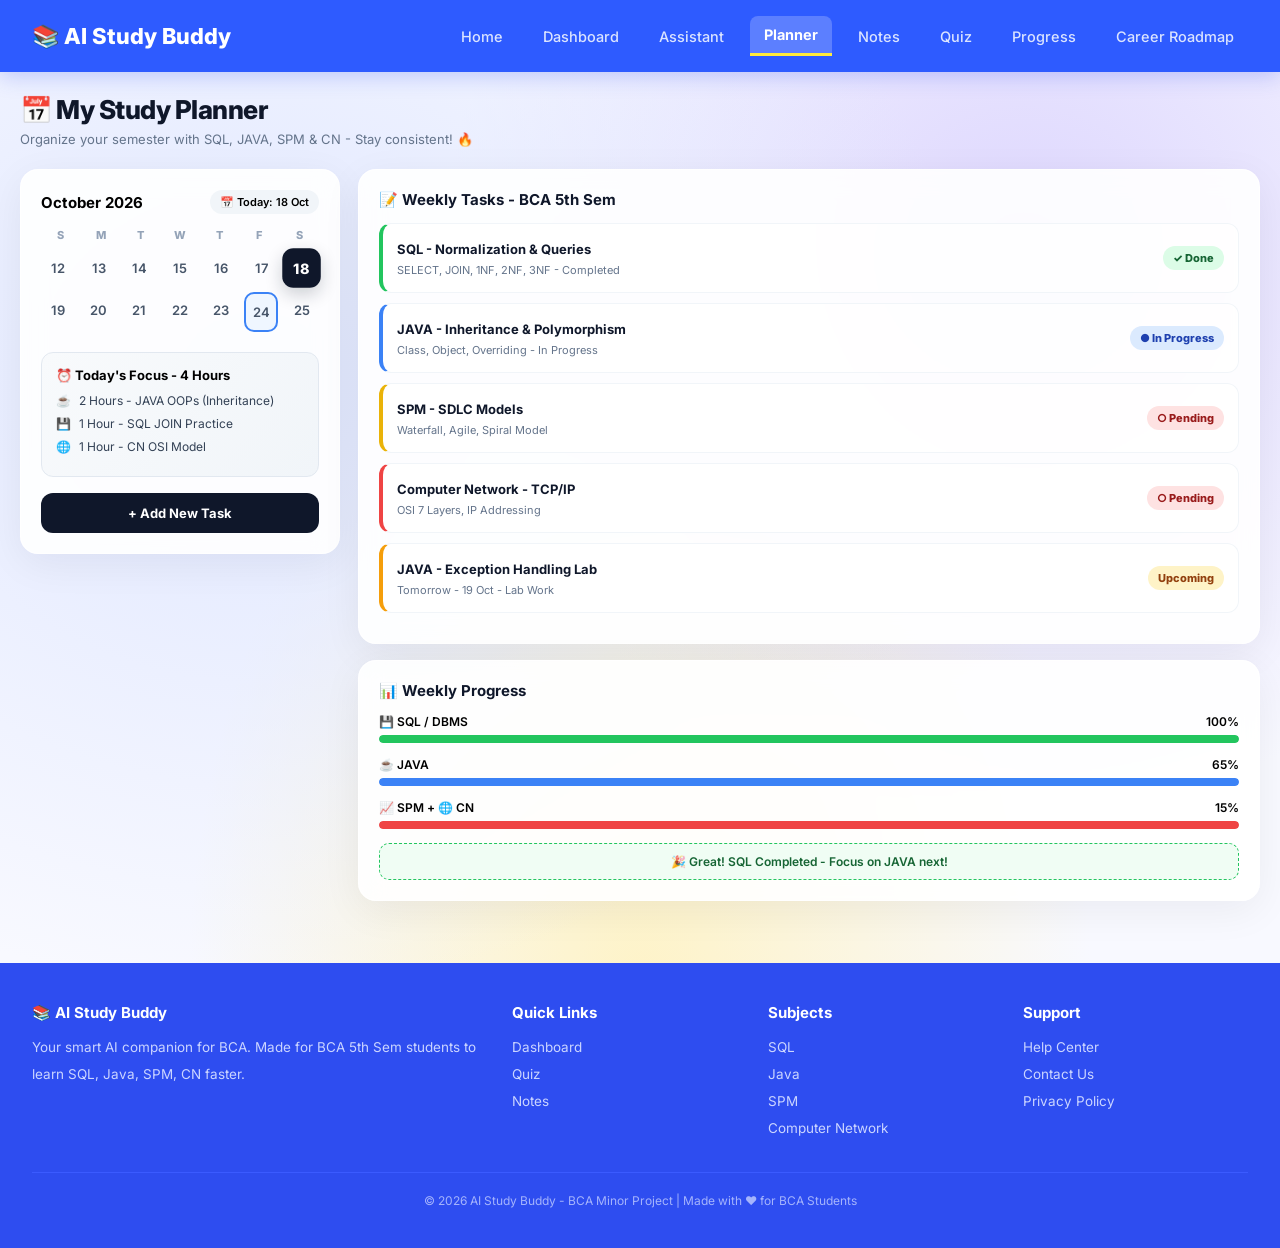
<file: planner.html>
<!DOCTYPE html>
<html>
<head>
<title>Study Planner - BCA 5th Sem</title>
<link href="https://fonts.googleapis.com/css2?family=Inter:wght@400;500;600;700;800&display=swap" rel="stylesheet">
<style>
*{box-sizing:border-box; margin:0; padding:0; font-family:'Inter', sans-serif;}
body{background: radial-gradient(at 20% 30%, #e0e7ff 0%, transparent 50%), radial-gradient(at 80% 20%, #ddd6fe 0%, transparent 40%), radial-gradient(at 50% 80%, #fef3c7 0%, transparent 50%), #f8f9ff; display:flex; flex-direction:column; min-height:100vh}
header{background:#2e5bff; height:72px; padding:0 32px; position:sticky; top:0; z-index:100; box-shadow:0 4px 20px rgba(46,77,240,0.25); display:flex; align-items:center}
header nav{display:flex; justify-content:space-between; align-items:center; max-width:1350px; margin:0 auto; width:100%; height:100%}
header nav h2{font-size:22px; font-weight:800; color:#fff;}
header nav ul{list-style:none; display:flex; gap:12px; align-items:center; height:100%}
header nav ul li a{text-decoration:none; color:#dbe4ff; font-size:14.5px; font-weight:500; padding:10px 14px; border-radius:8px; transition:all 0.25s ease; display:flex; align-items:center; height:40px}
header nav ul li a:hover{color:#fff; background:rgba(255,255,255,0.18); transform:scale(1.12); font-weight:600}
header nav ul li a.active{color:#fff; background:rgba(255,255,255,0.22); font-weight:700; border-bottom:3px solid #ffeb3b; border-radius:8px 8px 0 0}

.wrap{max-width:1350px; margin:0 auto; padding:22px 20px; width:100%; flex:1}
.top h1{font-size:26px; font-weight:800; color:#0f172a; letter-spacing:-0.5px; animation: fadeUp 0.6s ease-out}
.top p{font-size:13px; color:#64748b; margin-top:6px; animation: fadeUp 0.6s ease-out 0.1s both}

.cal{display:grid; grid-template-columns:320px 1fr; gap:18px; margin-top:22px;}
.left{background:rgba(255,255,255,0.9); backdrop-filter:blur(12px); border:1px solid rgba(255,255,255,0.9); border-radius:18px; padding:20px; height:fit-content; position:sticky; top:92px; box-shadow:0 10px 40px rgba(15,23,42,0.06); animation: fadeUp 0.6s ease-out 0.2s both}
.cal-head{display:flex; justify-content:space-between; align-items:center; margin-bottom:14px;}
.cal-head h3{font-size:15px; font-weight:700;}
.cal-head span{font-size:11px; background:#f1f5f9; padding:5px 10px; border-radius:20px; font-weight:600;}
.days{font-size:11px; font-weight:800; color:#94a3b8; display:grid; grid-template-columns:repeat(7,1fr); text-align:center; margin-bottom:8px;}
.day-grid{display:grid; grid-template-columns:repeat(7,1fr); gap:6px; text-align:center;}
.day{padding:10px 2px; border-radius:10px; font-size:13px; font-weight:600; cursor:pointer; color:#475569; transition:0.2s}
.day:hover{background:#f1f5f9; transform:scale(1.1)}
.day.active{background:#0f172a; color:#fff; font-weight:800; box-shadow:0 6px 15px rgba(15,23,42,0.2); transform:scale(1.1)}
.day.today{border:2px solid #3b82f6; background:#eff6ff}
.focus{margin-top:20px; background:linear-gradient(135deg,#f8fafc,#f1f5f9); border:1px solid #e2e8f0; border-radius:12px; padding:14px;}
.focus h4{font-size:13px; font-weight:700; margin-bottom:10px;}
.focus-item{display:flex; gap:8px; font-size:12px; margin-bottom:8px; color:#334155;}
.add-btn{background:#0f172a; color:#fff; padding:12px; border:none; border-radius:12px; width:100%; margin-top:16px; font-weight:700; font-size:13px; cursor:pointer; transition:0.25s}
.add-btn:hover{transform:translateY(-2px); box-shadow:0 8px 20px rgba(15,23,42,0.2)}

.right{display:flex; flex-direction:column; gap:16px;}
.card{background:rgba(255,255,255,0.9); backdrop-filter:blur(12px); border:1px solid rgba(255,255,255,0.9); border-radius:18px; padding:20px; box-shadow:0 10px 40px rgba(15,23,42,0.06); animation: fadeUp 0.6s ease-out both}
.card:nth-child(1){animation-delay:0.3s} .card:nth-child(2){animation-delay:0.4s}
.card h3{font-size:15px; font-weight:700; color:#0f172a; margin-bottom:14px;}
.task{display:flex; justify-content:space-between; align-items:center; padding:14px; border:1px solid #f1f5f9; border-radius:12px; margin-bottom:10px; transition:0.25s; border-left:4px solid #ddd; background:rgba(255,255,255,0.7)}
.task:hover{background:#fff; transform:translateX(4px) scale(1.01); box-shadow:0 8px 20px rgba(0,0,0,0.05)}
.task-left b{font-size:13px; color:#0f172a;}
.task-left span{font-size:11px; color:#64748b;}
.badge{padding:5px 10px; border-radius:20px; font-size:11px; font-weight:800; white-space:nowrap;}
.done{background:#dcfce7; color:#166534;} .prog{background:#dbeafe; color:#1e40af;} .pend{background:#fee2e2; color:#991b1b;} .up{background:#fef3c7; color:#92400e;}
.prog-row{margin-bottom:14px;}
.prog-top{display:flex; justify-content:space-between; font-size:12px; font-weight:600; margin-bottom:6px;}
.track{height:8px; background:#f1f5f9; border-radius:10px; overflow:hidden;}
.fill{height:100%; border-radius:10px; animation: grow 1.5s ease-out 0.8s both}

footer{background:#2e4df0;color:#cbd5ff;padding:40px 32px;margin-top:40px}
.footer-grid{display:grid;grid-template-columns:2fr 1fr 1fr 1fr;gap:30px;max-width:1350px;margin:0 auto}
footer h4{color:#fff;margin-bottom:12px;font-size:15px}
footer a,footer p{color:#cbd5ff;font-size:13.5px;text-decoration:none;line-height:2}
footer a:hover{color:#fff}
.copy{border-top:1px solid #3b5bff;margin-top:30px;padding-top:20px;text-align:center;font-size:12px;max-width:1350px;margin:30px auto 0;color:#a5b4fc}

@keyframes fadeUp{from{opacity:0;transform:translateY(15px)}to{opacity:1;transform:translateY(0)}}
@keyframes grow{from{width:0}to{width:100%}}
@media(max-width:900px){.cal{grid-template-columns:1fr;} .left{position:static;} .footer-grid{grid-template-columns:1fr}}
</style>
</head>
<body>

<header>
<nav>
<h2>📚 AI Study Buddy</h2>
<ul>
<li><a href="index.html">Home</a></li>
<li><a href="dashboard.html">Dashboard</a></li>
<li><a href="assistant.html">Assistant</a></li>
<li><a href="planner.html" class="active">Planner</a></li>
<li><a href="notes.html">Notes</a></li>
<li><a href="quiz.html">Quiz</a></li>
<li><a href="progress.html">Progress</a></li>
<li><a href="roadmap.html">Career Roadmap</a></li>
</ul>
</nav>
</header>

<div class="wrap">
<div class="top">
<h1>📅 My Study Planner</h1>
<p>Organize your semester with SQL, JAVA, SPM & CN - Stay consistent! 🔥</p>
</div>

<div class="cal">
<div class="left">
<div class="cal-head"><h3>October 2026</h3><span>📅 Today: 18 Oct</span></div>
<div class="days"><div>S</div><div>M</div><div>T</div><div>W</div><div>T</div><div>F</div><div>S</div></div>
<div class="day-grid">
<div class="day">12</div><div class="day">13</div><div class="day">14</div><div class="day">15</div><div class="day">16</div><div class="day">17</div><div class="day active">18</div>
<div class="day">19</div><div class="day">20</div><div class="day">21</div><div class="day">22</div><div class="day">23</div><div class="day today">24</div><div class="day">25</div>
</div>
<div class="focus">
<h4>⏰ Today's Focus - 4 Hours</h4>
<div class="focus-item"><span>☕</span><span>2 Hours - JAVA OOPs (Inheritance)</span></div>
<div class="focus-item"><span>💾</span><span>1 Hour - SQL JOIN Practice</span></div>
<div class="focus-item"><span>🌐</span><span>1 Hour - CN OSI Model</span></div>
</div>
<button class="add-btn">+ Add New Task</button>
</div>

<div class="right">
<div class="card">
<h3>📝 Weekly Tasks - BCA 5th Sem</h3>
<div class="task" style="border-left-color:#22c55e;"><div class="task-left"><b>SQL - Normalization & Queries</b><br><span>SELECT, JOIN, 1NF, 2NF, 3NF - Completed</span></div><span class="badge done">✓ Done</span></div>
<div class="task" style="border-left-color:#3b82f6;"><div class="task-left"><b>JAVA - Inheritance & Polymorphism</b><br><span>Class, Object, Overriding - In Progress</span></div><span class="badge prog">● In Progress</span></div>
<div class="task" style="border-left-color:#eab308;"><div class="task-left"><b>SPM - SDLC Models</b><br><span>Waterfall, Agile, Spiral Model</span></div><span class="badge pend">○ Pending</span></div>
<div class="task" style="border-left-color:#ef4444;"><div class="task-left"><b>Computer Network - TCP/IP</b><br><span>OSI 7 Layers, IP Addressing</span></div><span class="badge pend">○ Pending</span></div>
<div class="task" style="border-left-color:#f59e0b;"><div class="task-left"><b>JAVA - Exception Handling Lab</b><br><span>Tomorrow - 19 Oct - Lab Work</span></div><span class="badge up">Upcoming</span></div>
</div>

<div class="card">
<h3>📊 Weekly Progress</h3>
<div class="prog-row"><div class="prog-top"><span>💾 SQL / DBMS</span><span>100%</span></div><div class="track"><div class="fill" style="width:100%; background:#22c55e;"></div></div></div>
<div class="prog-row"><div class="prog-top"><span>☕ JAVA</span><span>65%</span></div><div class="track"><div class="fill" style="width:65%; background:#3b82f6;"></div></div></div>
<div class="prog-row"><div class="prog-top"><span>📈 SPM + 🌐 CN</span><span>15%</span></div><div class="track"><div class="fill" style="width:15%; background:#ef4444;"></div></div></div>
<div style="margin-top:12px; background:#f0fdf4; border:1px dashed #22c55e; border-radius:10px; padding:10px; text-align:center; font-size:12px; color:#166534; font-weight:600;">🎉 Great! SQL Completed - Focus on JAVA next!</div>
</div>
</div>
</div>
</div>

<footer>
<div class="footer-grid">
<div><h4>📚 AI Study Buddy</h4><p>Your smart AI companion for BCA. Made for BCA 5th Sem students to learn SQL, Java, SPM, CN faster.</p></div>
<div><h4>Quick Links</h4><a href="dashboard.html">Dashboard</a><br><a href="quiz.html">Quiz</a><br><a href="notes.html">Notes</a></div>
<div><h4>Subjects</h4><p>SQL<br>Java<br>SPM<br>Computer Network</p></div>
<div><h4>Support</h4><p>Help Center<br>Contact Us<br>Privacy Policy</p></div>
</div>
<div class="copy">© 2026 AI Study Buddy - BCA Minor Project | Made with ❤️ for BCA Students</div>
</footer>

</body>
</html>
</file>
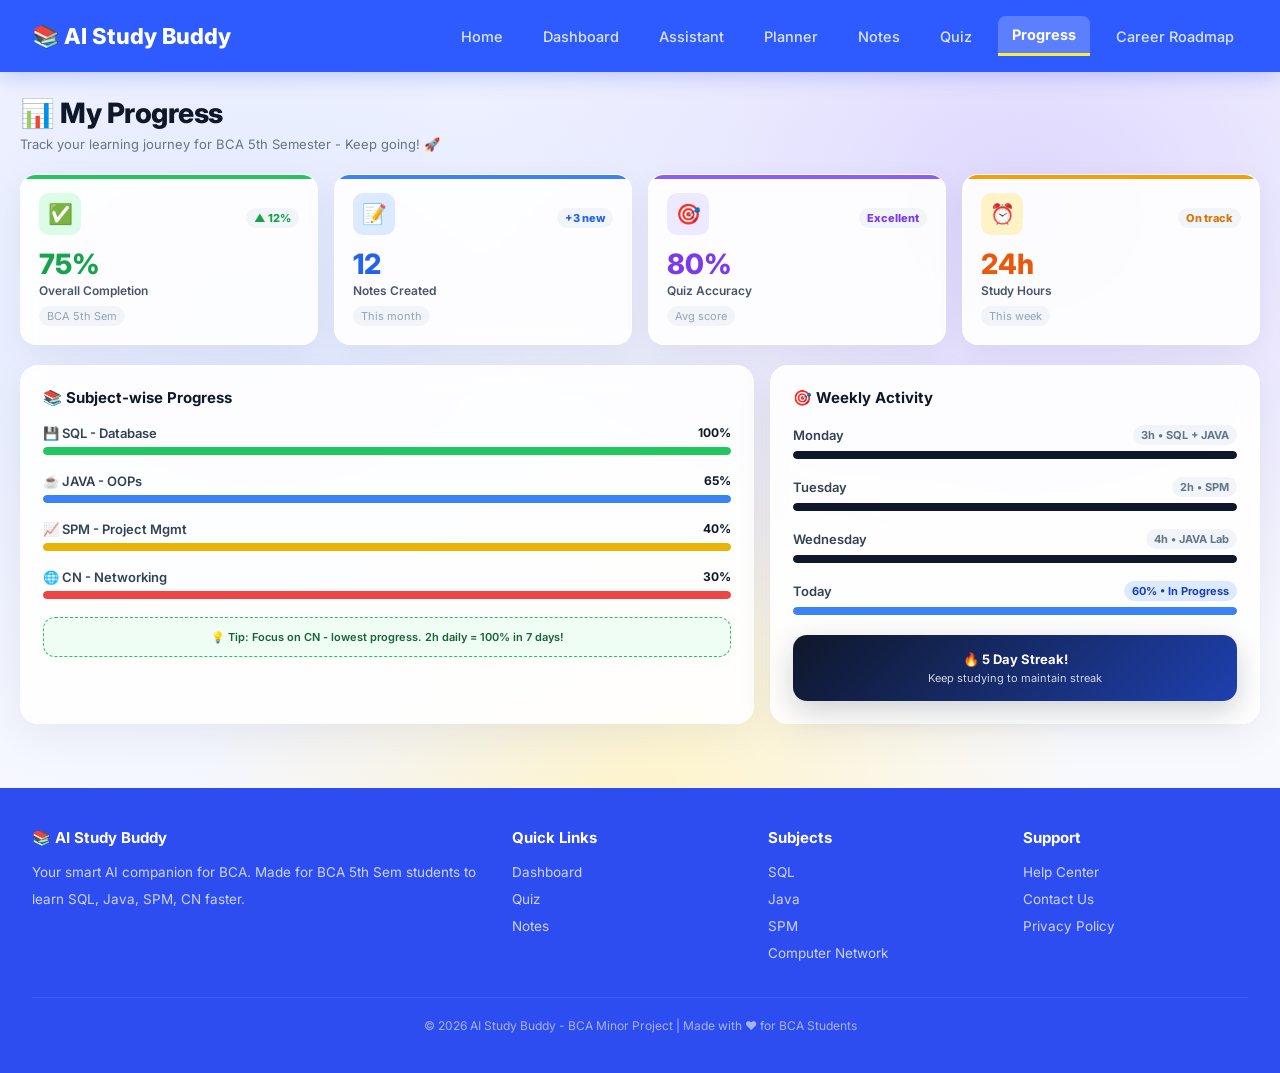
<file: progress.html>
<!DOCTYPE html>
<html>
<head>
<title>Progress - BCA 5th Sem</title>
<link href="https://fonts.googleapis.com/css2?family=Inter:wght@400;500;600;700;800&display=swap" rel="stylesheet">
<style>
*{box-sizing:border-box; margin:0; padding:0; font-family:'Inter', sans-serif;}
body{background: radial-gradient(at 20% 30%, #e0e7ff 0%, transparent 50%), radial-gradient(at 80% 20%, #ddd6fe 0%, transparent 40%), radial-gradient(at 50% 80%, #fef3c7 0%, transparent 50%), #f8f9ff; display:flex; flex-direction:column; min-height:100vh}
header{background:#2e5bff; height:72px; padding:0 32px; position:sticky; top:0; z-index:100; box-shadow:0 4px 20px rgba(46,77,240,0.25); display:flex; align-items:center}
header nav{display:flex; justify-content:space-between; align-items:center; max-width:1350px; margin:0 auto; width:100%; height:100%}
header nav h2{font-size:22px; font-weight:800; color:#fff;}
header nav ul{list-style:none; display:flex; gap:12px; align-items:center; height:100%}
header nav ul li a{text-decoration:none; color:#dbe4ff; font-size:14.5px; font-weight:500; padding:10px 14px; border-radius:8px; transition:all 0.25s ease; display:flex; align-items:center; height:40px}
header nav ul li a:hover{color:#fff; background:rgba(255,255,255,0.18); transform:scale(1.12); font-weight:600}
header nav ul li a.active{color:#fff; background:rgba(255,255,255,0.22); font-weight:700; border-bottom:3px solid #ffeb3b; border-radius:8px 8px 0 0}

.wrap{max-width:1350px; margin:0 auto; padding:24px 20px; width:100%; flex:1}
.page-title{margin-bottom:22px; animation: fadeUp 0.6s ease-out}
.page-title h1{font-size:28px; font-weight:800; color:#0f172a; letter-spacing:-0.5px}
.page-title p{font-size:13px; color:#64748b; margin-top:6px;}

.stats{display:grid; grid-template-columns:repeat(4,1fr); gap:16px;}
.stat{background:rgba(255,255,255,0.9); backdrop-filter:blur(10px); border:1px solid rgba(255,255,255,0.9); border-radius:16px; padding:18px; position:relative; overflow:hidden; box-shadow:0 8px 30px rgba(15,23,42,0.05); transition:0.3s; animation: fadeUp 0.6s ease-out both}
.stat:hover{transform:translateY(-4px); box-shadow:0 15px 35px rgba(15,23,42,0.08)}
.stat:nth-child(1){animation-delay:0.1s} .stat:nth-child(2){animation-delay:0.2s} .stat:nth-child(3){animation-delay:0.3s} .stat:nth-child(4){animation-delay:0.4s}
.stat::before{content:''; position:absolute; top:0; left:0; width:100%; height:4px;}
.s1::before{background:#22c55e;} .s2::before{background:#3b82f6;} .s3::before{background:#8b5cf6;} .s4::before{background:#f59e0b;}
.stat-top{display:flex; justify-content:space-between; align-items:center;}
.stat-icon{width:42px; height:42px; border-radius:10px; display:flex; align-items:center; justify-content:center; font-size:20px;}
.i1{background:#dcfce7;} .i2{background:#dbeafe;} .i3{background:#ede9fe;} .i4{background:#fef3c7;}
.stat h2{font-size:28px; font-weight:800; margin-top:12px; color:#0f172a;}
.stat p{font-size:12px; font-weight:600; color:#475569; margin-top:2px;}
.stat span{font-size:11px; color:#94a3b8; background:#f1f5f9; padding:3px 8px; border-radius:20px; display:inline-block; margin-top:8px;}

.main-grid{display:grid; grid-template-columns:1.2fr 0.8fr; gap:16px; margin-top:20px;}
.card{background:rgba(255,255,255,0.9); backdrop-filter:blur(12px); border:1px solid rgba(255,255,255,0.9); border-radius:18px; padding:22px; box-shadow:0 10px 40px rgba(15,23,42,0.06); animation: fadeUp 0.6s ease-out both}
.card:nth-child(1){animation-delay:0.5s} .card:nth-child(2){animation-delay:0.6s}
.card h3{font-size:15px; font-weight:700; color:#0f172a; display:flex; align-items:center; gap:8px; margin-bottom:18px;}
.bar-row{display:flex; align-items:center; gap:12px; margin:18px 0;}
.bar-info{display:flex; justify-content:space-between; width:100%; margin-bottom:6px;}
.bar-label{font-size:13px; font-weight:600; color:#334155; display:flex; align-items:center; gap:6px;}
.bar-percent{font-size:12px; font-weight:700; color:#0f172a;}
.bar-track{height:8px; background:#f1f5f9; border-radius:10px; overflow:hidden; width:100%;}
.bar-fill{height:100%; border-radius:10px; animation: grow 1.5s ease-out 0.8s both}

.activity-item{margin-bottom:18px;}
.activity-top{display:flex; justify-content:space-between; align-items:center; margin-bottom:6px;}
.activity-day{font-size:13px; font-weight:600; color:#334155;}
.activity-time{font-size:11px; font-weight:700; color:#64748b; background:#f1f5f9; padding:3px 8px; border-radius:20px;}
.activity-track{height:8px; background:#f1f5f9; border-radius:10px; overflow:hidden;}
.activity-fill{height:100%; border-radius:10px; animation: grow 1.5s ease-out 1s both}

footer{background:#2e4df0;color:#cbd5ff;padding:40px 32px;margin-top:40px}
.footer-grid{display:grid;grid-template-columns:2fr 1fr 1fr 1fr;gap:30px;max-width:1350px;margin:0 auto}
footer h4{color:#fff;margin-bottom:12px;font-size:15px}
footer a,footer p{color:#cbd5ff;font-size:13.5px;text-decoration:none;line-height:2}
footer a:hover{color:#fff}
.copy{border-top:1px solid #3b5bff;margin-top:30px;padding-top:20px;text-align:center;font-size:12px;max-width:1350px;margin:30px auto 0;color:#a5b4fc}

@keyframes fadeUp{from{opacity:0;transform:translateY(15px)}to{opacity:1;transform:translateY(0)}}
@keyframes grow{from{width:0}to{width:100%}}
@media(max-width:900px){.stats{grid-template-columns:1fr 1fr;} .main-grid{grid-template-columns:1fr;} .footer-grid{grid-template-columns:1fr}}
</style>
</head>
<body>

<header>
<nav>
<h2>📚 AI Study Buddy</h2>
<ul>
<li><a href="index.html">Home</a></li>
<li><a href="dashboard.html">Dashboard</a></li>
<li><a href="assistant.html">Assistant</a></li>
<li><a href="planner.html">Planner</a></li>
<li><a href="notes.html">Notes</a></li>
<li><a href="quiz.html">Quiz</a></li>
<li><a href="progress.html" class="active">Progress</a></li>
<li><a href="roadmap.html">Career Roadmap</a></li>
</ul>
</nav>
</header>

<div class="wrap">
<div class="page-title">
<h1>📊 My Progress</h1>
<p>Track your learning journey for BCA 5th Semester - Keep going! 🚀</p>
</div>

<div class="stats">
<div class="stat s1"><div class="stat-top"><div class="stat-icon i1">✅</div><span style="font-size:11px; color:#16a34a; font-weight:800;">▲ 12%</span></div><h2 style="color:#16a34a;">75%</h2><p>Overall Completion</p><span>BCA 5th Sem</span></div>
<div class="stat s2"><div class="stat-top"><div class="stat-icon i2">📝</div><span style="font-size:11px; color:#2563eb; font-weight:800;">+3 new</span></div><h2 style="color:#2563eb;">12</h2><p>Notes Created</p><span>This month</span></div>
<div class="stat s3"><div class="stat-top"><div class="stat-icon i3">🎯</div><span style="font-size:11px; color:#7c3aed; font-weight:800;">Excellent</span></div><h2 style="color:#7c3aed;">80%</h2><p>Quiz Accuracy</p><span>Avg score</span></div>
<div class="stat s4"><div class="stat-top"><div class="stat-icon i4">⏰</div><span style="font-size:11px; color:#d97706; font-weight:800;">On track</span></div><h2 style="color:#ea580c;">24h</h2><p>Study Hours</p><span>This week</span></div>
</div>

<div class="main-grid">
<div class="card">
<h3>📚 Subject-wise Progress</h3>
<div>
<div class="bar-row" style="flex-direction:column; align-items:stretch; gap:0;"><div class="bar-info"><span class="bar-label">💾 SQL - Database</span><span class="bar-percent">100%</span></div><div class="bar-track"><div class="bar-fill" style="width:100%; background:#22c55e;"></div></div></div>
<div class="bar-row" style="flex-direction:column; align-items:stretch; gap:0;"><div class="bar-info"><span class="bar-label">☕ JAVA - OOPs</span><span class="bar-percent">65%</span></div><div class="bar-track"><div class="bar-fill" style="width:65%; background:#3b82f6;"></div></div></div>
<div class="bar-row" style="flex-direction:column; align-items:stretch; gap:0;"><div class="bar-info"><span class="bar-label">📈 SPM - Project Mgmt</span><span class="bar-percent">40%</span></div><div class="bar-track"><div class="bar-fill" style="width:40%; background:#eab308;"></div></div></div>
<div class="bar-row" style="flex-direction:column; align-items:stretch; gap:0;"><div class="bar-info"><span class="bar-label">🌐 CN - Networking</span><span class="bar-percent">30%</span></div><div class="bar-track"><div class="bar-fill" style="width:30%; background:#ef4444;"></div></div></div>
</div>
<p style="margin-top:18px; font-size:11px; color:#166534; background:#f0fdf4; border:1px dashed #22c55e; padding:12px; border-radius:12px; text-align:center; font-weight:600">💡 Tip: Focus on CN - lowest progress. 2h daily = 100% in 7 days!</p>
</div>

<div class="card">
<h3>🎯 Weekly Activity</h3>
<div class="activity-item"><div class="activity-top"><span class="activity-day">Monday</span><span class="activity-time">3h • SQL + JAVA</span></div><div class="activity-track"><div class="activity-fill" style="width:85%; background:#0f172a;"></div></div></div>
<div class="activity-item"><div class="activity-top"><span class="activity-day">Tuesday</span><span class="activity-time">2h • SPM</span></div><div class="activity-track"><div class="activity-fill" style="width:50%; background:#0f172a;"></div></div></div>
<div class="activity-item"><div class="activity-top"><span class="activity-day">Wednesday</span><span class="activity-time">4h • JAVA Lab</span></div><div class="activity-track"><div class="activity-fill" style="width:95%; background:#0f172a;"></div></div></div>
<div class="activity-item"><div class="activity-top"><span class="activity-day">Today</span><span class="activity-time" style="background:#dbeafe; color:#1e40af;">60% • In Progress</span></div><div class="activity-track"><div class="activity-fill" style="width:60%; background:#3b82f6;"></div></div></div>
<div style="margin-top:20px; background:linear-gradient(135deg,#0f172a,#1e40af); border-radius:14px; padding:16px; color:white; text-align:center; box-shadow:0 10px 30px rgba(15,23,42,0.2)"><p style="font-size:13px; font-weight:700;">🔥 5 Day Streak!</p><p style="font-size:11px; margin-top:4px; opacity:0.8;">Keep studying to maintain streak</p></div>
</div>
</div>
</div>

<footer>
<div class="footer-grid">
<div><h4>📚 AI Study Buddy</h4><p>Your smart AI companion for BCA. Made for BCA 5th Sem students to learn SQL, Java, SPM, CN faster.</p></div>
<div><h4>Quick Links</h4><a href="dashboard.html">Dashboard</a><br><a href="quiz.html">Quiz</a><br><a href="notes.html">Notes</a></div>
<div><h4>Subjects</h4><p>SQL<br>Java<br>SPM<br>Computer Network</p></div>
<div><h4>Support</h4><p>Help Center<br>Contact Us<br>Privacy Policy</p></div>
</div>
<div class="copy">© 2026 AI Study Buddy - BCA Minor Project | Made with ❤️ for BCA Students</div>
</footer>

</body>
</html>
</file>
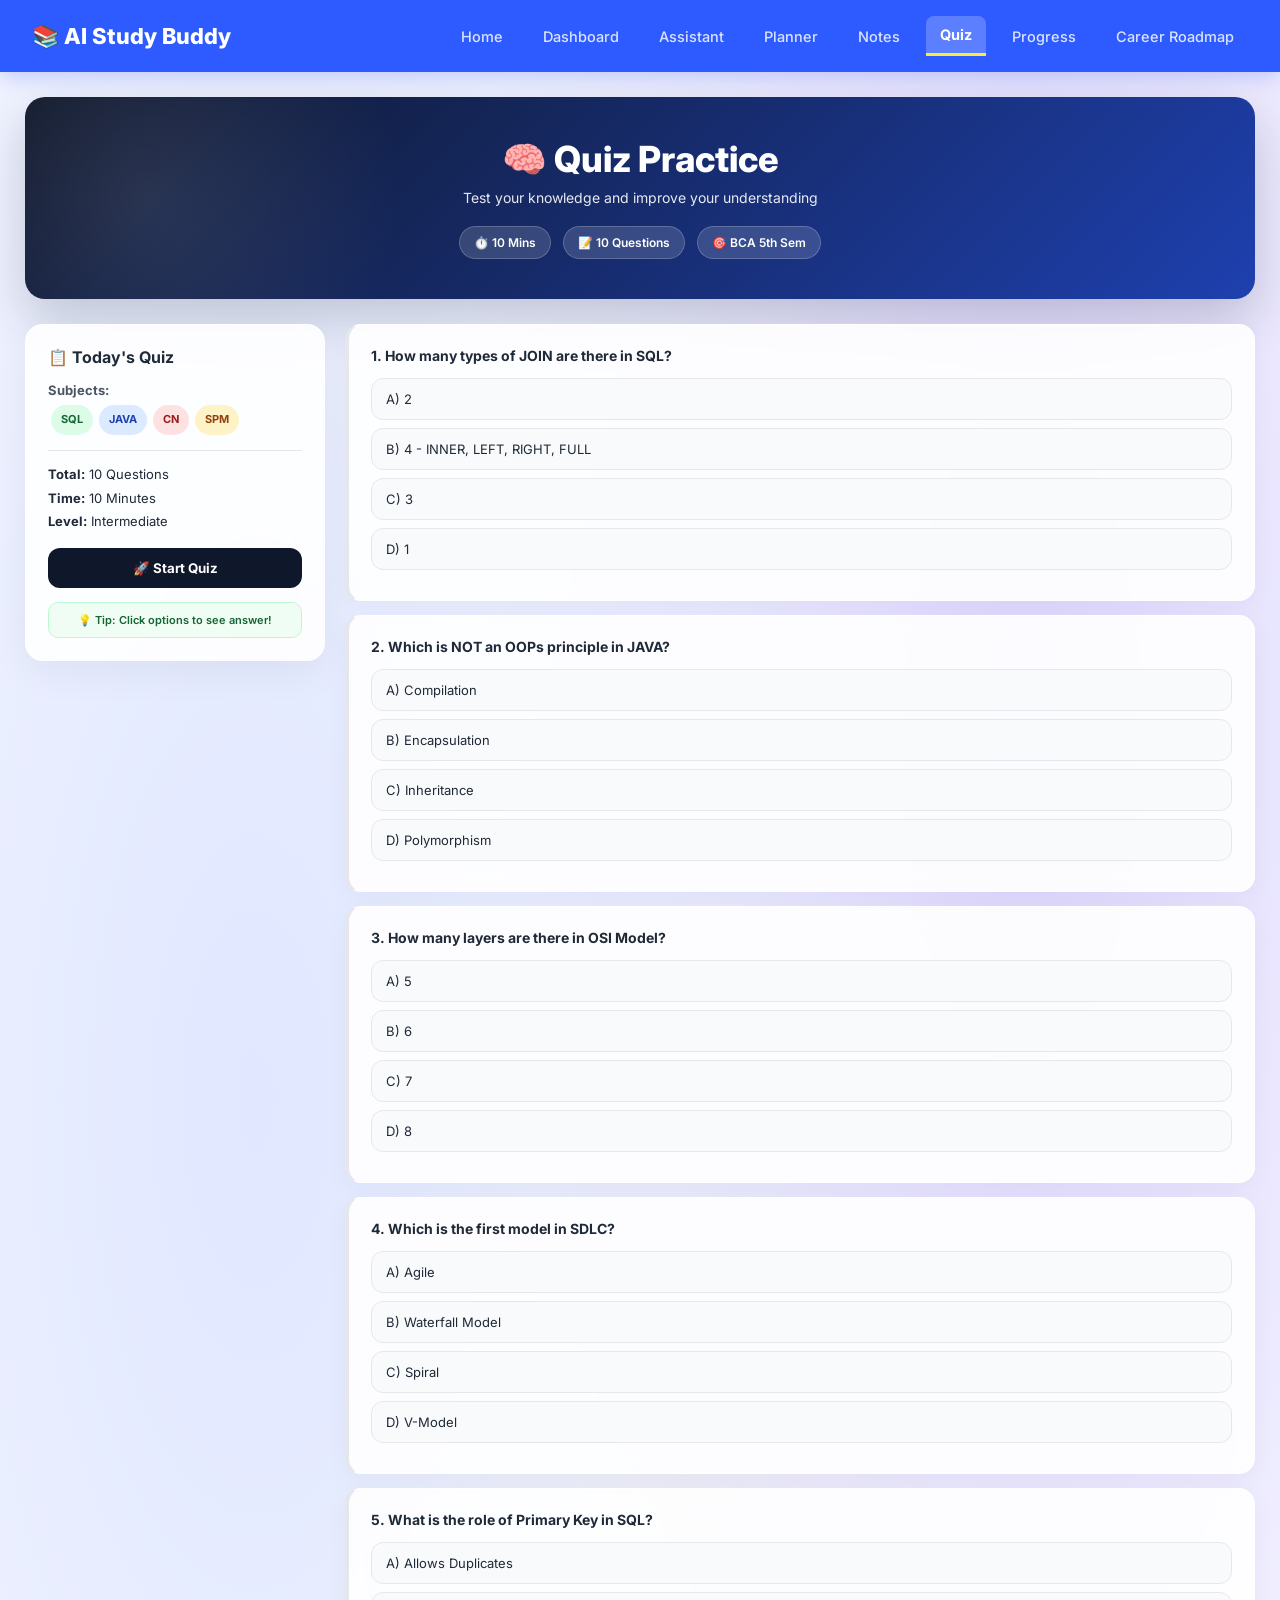
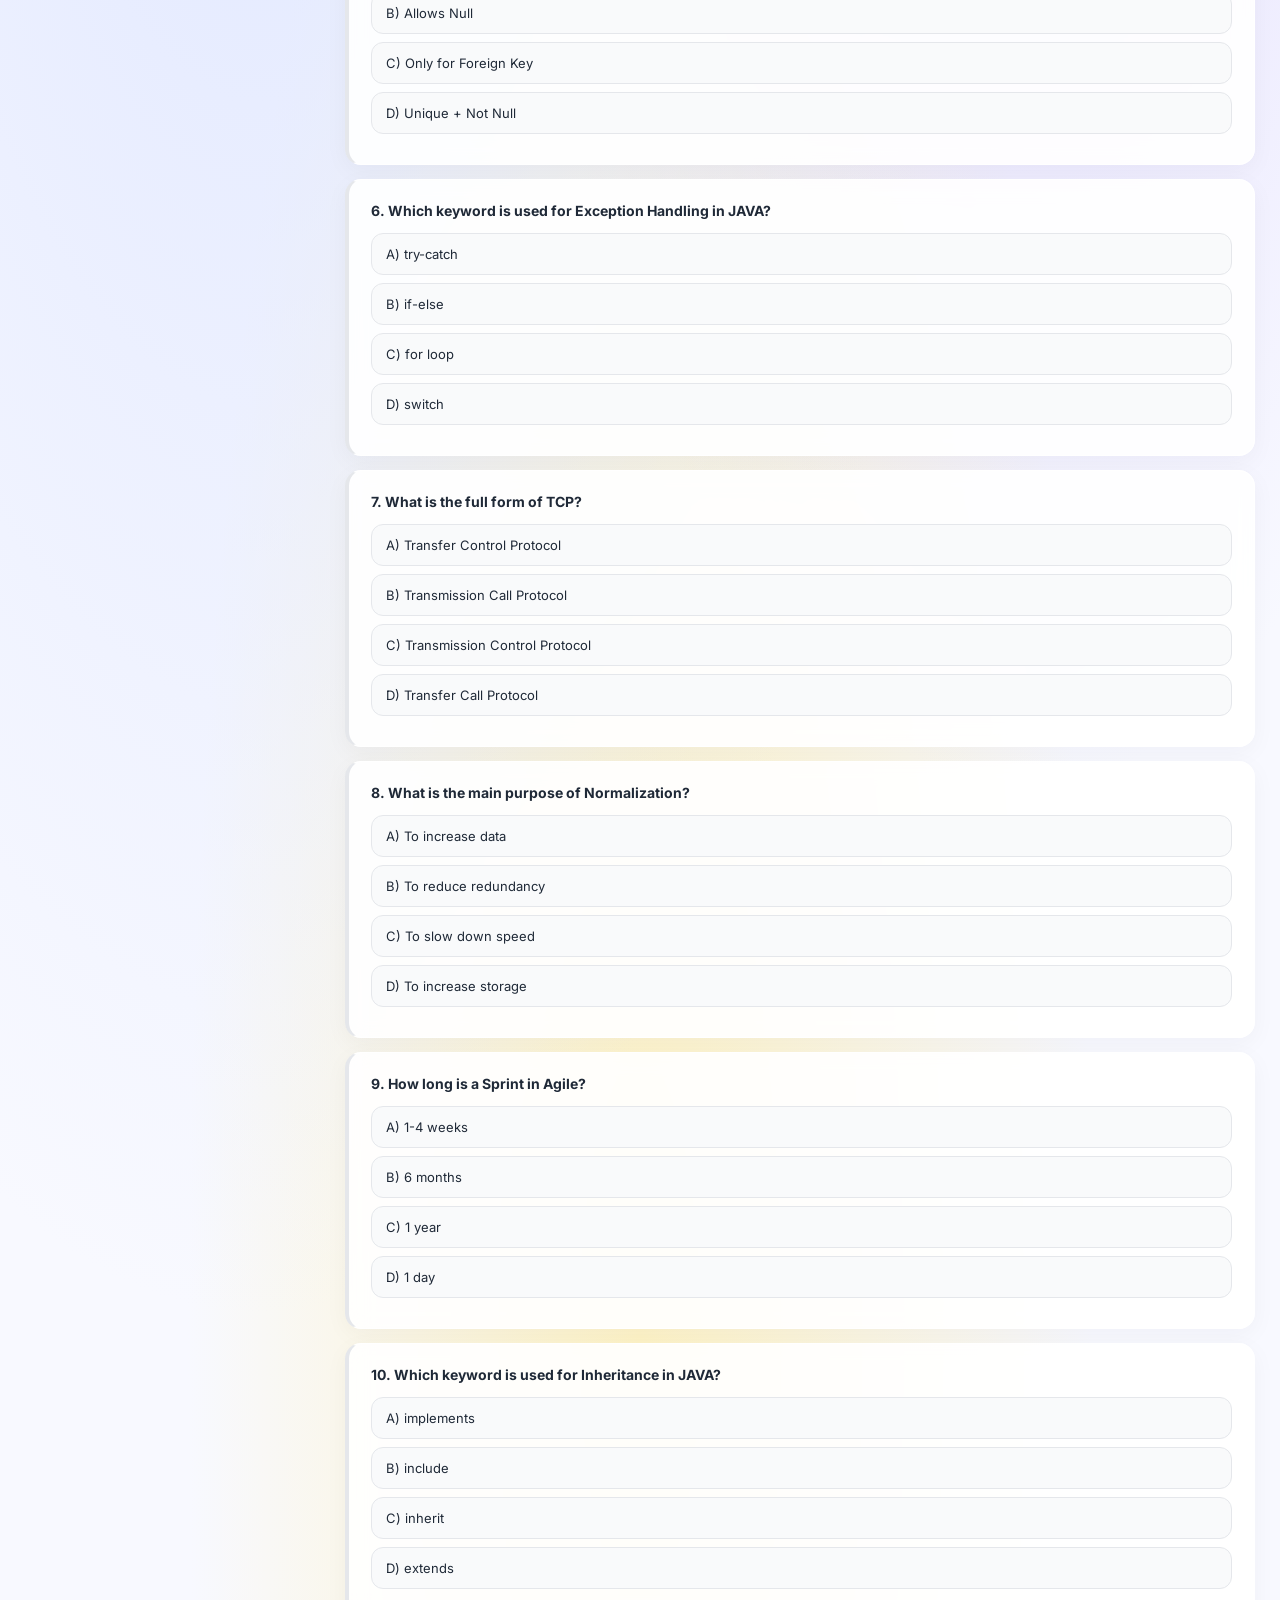
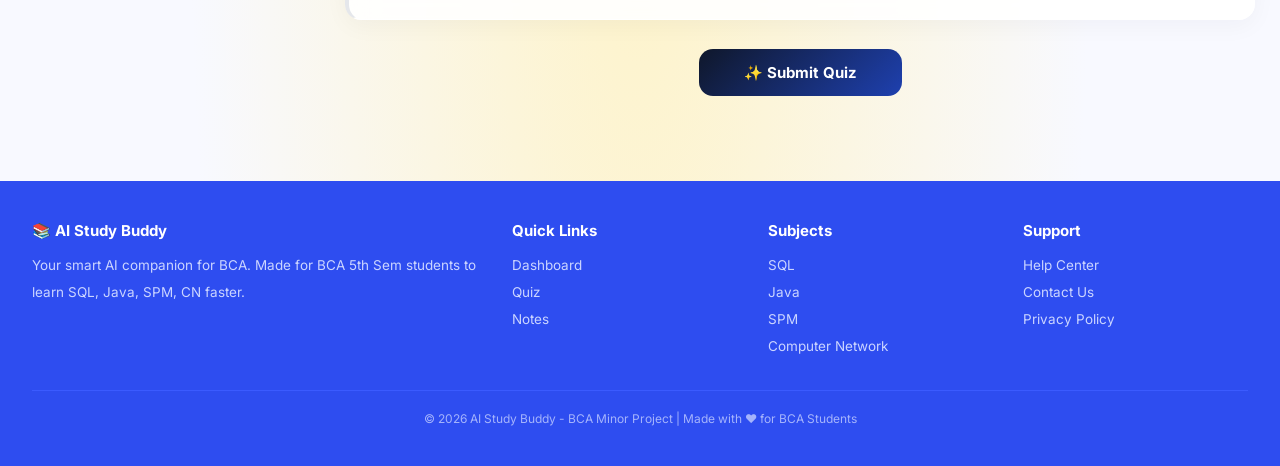
<file: quiz.html>
<!DOCTYPE html>
<html lang="en">
<head>
<meta charset="UTF-8">
<meta name="viewport" content="width=device-width, initial-scale=1.0">
<title>Quiz Practice - AI Study Buddy</title>
<link href="https://fonts.googleapis.com/css2?family=Inter:wght@400;500;600;700;800&display=swap" rel="stylesheet">
<style>
*{margin:0; padding:0; box-sizing:border-box; font-family:'Inter', sans-serif;}
body{background: radial-gradient(at 20% 30%, #e0e7ff 0%, transparent 50%), radial-gradient(at 80% 20%, #ddd6fe 0%, transparent 40%), radial-gradient(at 50% 80%, #fef3c7 0%, transparent 50%), #f8f9ff; color:#1f2937; display:flex; flex-direction:column; min-height:100vh}
header{background:#2e5bff; height:72px; padding:0 32px; position:sticky; top:0; z-index:100; box-shadow:0 4px 20px rgba(46,77,240,0.25); display:flex; align-items:center}
header nav{display:flex; justify-content:space-between; align-items:center; max-width:1350px; margin:0 auto; width:100%; height:100%}
header nav h2{font-size:22px; font-weight:800; color:#fff;}
header nav ul{list-style:none; display:flex; gap:12px; align-items:center; height:100%}
header nav ul li a{text-decoration:none; color:#dbe4ff; font-size:14.5px; font-weight:500; padding:10px 14px; border-radius:8px; transition:all 0.25s ease; display:flex; align-items:center; height:40px}
header nav ul li a:hover{color:#fff; background:rgba(255,255,255,0.18); transform:scale(1.12); font-weight:600}
header nav ul li a.active{color:#fff; background:rgba(255,255,255,0.22); font-weight:700; border-bottom:3px solid #ffeb3b; border-radius:8px 8px 0 0}

main{max-width:1350px; margin:0 auto; padding:25px; width:100%; flex:1}
.hero{background:linear-gradient(135deg,#0f172a 0%,#1e40af 100%); border-radius:20px; padding:40px; text-align:center; color:white; margin-bottom:25px; box-shadow:0 20px 50px rgba(15,23,42,0.2); animation: fadeUp 0.6s ease-out; position:relative; overflow:hidden}
.hero::before{content:''; position:absolute; top:-50%; left:-20%; width:60%; height:200%; background:radial-gradient(circle, rgba(255,255,255,0.1) 0%, transparent 60%); animation: float 6s ease-in-out infinite}
.hero h1{font-size:36px; font-weight:800; position:relative} .hero p{font-size:14px; opacity:0.9; margin-top:8px; position:relative}
.hero .stats{display:flex; gap:12px; justify-content:center; margin-top:20px; position:relative}
.hero .stat{background:rgba(255,255,255,0.15); backdrop-filter:blur(8px); padding:8px 14px; border-radius:20px; font-size:12px; font-weight:600; border:1px solid rgba(255,255,255,0.2)}

.info-grid{display:grid; grid-template-columns:300px 1fr; gap:20px; margin-bottom:20px;}
.left-box{background:rgba(255,255,255,0.9); backdrop-filter:blur(12px); border:1px solid rgba(255,255,255,0.9); border-radius:18px; padding:22px; height:fit-content; position:sticky; top:92px; box-shadow:0 10px 40px rgba(15,23,42,0.06); animation: fadeUp 0.6s ease-out 0.15s both}
.left-box h3{font-size:16px; margin-bottom:12px;} .badge{font-size:11px; padding:5px 10px; border-radius:20px; font-weight:700; display:inline-block; margin:3px;}
.b-sql{background:#dcfce7; color:#166534;} .b-java{background:#dbeafe; color:#1e40af;} .b-cn{background:#fee2e2; color:#991b1b;} .b-spm{background:#fef3c7; color:#92400e;}
.q-card{background:rgba(255,255,255,0.9); backdrop-filter:blur(10px); border:1px solid rgba(255,255,255,0.9); border-radius:16px; padding:22px; margin-bottom:14px; border-left:4px solid #e5e7eb; box-shadow:0 6px 25px rgba(15,23,42,0.04); transition:0.3s; animation: fadeUp 0.6s ease-out both}
.q-card:hover{transform:translateY(-3px) scale(1.005); box-shadow:0 12px 30px rgba(15,23,42,0.08); border-left-color:#2e4df0; background:#fff}
.q-card:nth-child(1){animation-delay:0.2s} .q-card:nth-child(2){animation-delay:0.25s} .q-card:nth-child(3){animation-delay:0.3s} .q-card:nth-child(4){animation-delay:0.35s} .q-card:nth-child(5){animation-delay:0.4s}
.q-card h4{font-size:14px; font-weight:700; margin-bottom:14px;}
.options label{display:block; padding:12px 14px; border:1px solid #e5e7eb; border-radius:12px; font-size:13px; cursor:pointer; background:#f9fafb; margin-bottom:8px; transition:0.25s;}
.options label:hover{border-color:#0f172a; transform:translateX(4px); background:#fff; box-shadow:0 4px 12px rgba(0,0,0,0.05)}
.options input{display:none;} .options input:checked + label{background:#0f172a; color:#fff; border-color:#0f172a; box-shadow:0 6px 15px rgba(15,23,42,0.2)}
.answer{display:none; margin-top:12px; font-size:12px; font-weight:700; color:#065f46; background:#ecfdf5; border:1px solid #a7f3d0; padding:10px 12px; border-radius:10px; animation: fadeUp 0.3s ease-out}
.q-card:has(input:checked) .answer{display:block;}
.btn{background:#0f172a; color:#fff; padding:12px 24px; border:none; border-radius:12px; font-weight:700; cursor:pointer; width:100%; transition:0.25s}
.btn:hover{transform:translateY(-2px); box-shadow:0 8px 20px rgba(15,23,42,0.2)}
.btn-submit{background:linear-gradient(135deg,#0f172a,#1e40af); width:auto; padding:14px 45px; font-size:15px; margin-top:15px; border-radius:14px}

footer{background:#2e4df0;color:#cbd5ff;padding:40px 32px;margin-top:40px}
.footer-grid{display:grid;grid-template-columns:2fr 1fr 1fr 1fr;gap:30px;max-width:1350px;margin:0 auto}
footer h4{color:#fff;margin-bottom:12px;font-size:15px}
footer a,footer p{color:#cbd5ff;font-size:13.5px;text-decoration:none;line-height:2}
footer a:hover{color:#fff}
.copy{border-top:1px solid #3b5bff;margin-top:30px;padding-top:20px;text-align:center;font-size:12px;max-width:1350px;margin:30px auto 0;color:#a5b4fc}

@keyframes fadeUp{from{opacity:0;transform:translateY(15px)}to{opacity:1;transform:translateY(0)}}
@keyframes float{0%,100%{transform:translateY(0) rotate(0deg)}50%{transform:translateY(-10px) rotate(2deg)}}
@media(max-width:900px){.info-grid{grid-template-columns:1fr;} .left-box{position:relative; top:0;} .footer-grid{grid-template-columns:1fr}}
</style>
</head>
<body>
<header>
<nav>
<h2>📚 AI Study Buddy</h2>
<ul>
<li><a href="index.html">Home</a></li>
<li><a href="dashboard.html">Dashboard</a></li>
<li><a href="assistant.html">Assistant</a></li>
<li><a href="planner.html">Planner</a></li>
<li><a href="notes.html">Notes</a></li>
<li><a href="quiz.html" class="active">Quiz</a></li>
<li><a href="progress.html">Progress</a></li>
<li><a href="roadmap.html">Career Roadmap</a></li>
</ul>
</nav>
</header>

<main>
<div class="hero">
<h1>🧠 Quiz Practice</h1>
<p>Test your knowledge and improve your understanding</p>
<div class="stats"><span class="stat">⏱️ 10 Mins</span><span class="stat">📝 10 Questions</span><span class="stat">🎯 BCA 5th Sem</span></div>
</div>

<div class="info-grid">
<div class="left-box">
<h3>📋 Today's Quiz</h3>
<p style="font-size:13px; color:#4b5563; line-height:1.8; margin:10px 0"><b>Subjects:</b><br>
<span class="badge b-sql">SQL</span><span class="badge b-java">JAVA</span><span class="badge b-cn">CN</span><span class="badge b-spm">SPM</span></p>
<hr style="margin:12px 0; border:none; border-top:1px solid #e5e7eb">
<p style="font-size:13px; line-height:1.8"><b>Total:</b> 10 Questions<br><b>Time:</b> 10 Minutes<br><b>Level:</b> Intermediate</p>
<button class="btn" style="margin-top:15px" onclick="window.scrollTo({top:400, behavior:'smooth'})">🚀 Start Quiz</button>
<div style="margin-top:14px; background:#f0fdf4; border:1px solid #bbf7d0; border-radius:10px; padding:10px; text-align:center; font-size:11px; color:#166534; font-weight:600">💡 Tip: Click options to see answer!</div>
</div>

<div>
<div class="q-card"><h4>1. How many types of JOIN are there in SQL?</h4><div class="options"><input type="radio" name="q1" id="q1a"><label for="q1a">A) 2</label><input type="radio" name="q1" id="q1b"><label for="q1b">B) 4 - INNER, LEFT, RIGHT, FULL</label><input type="radio" name="q1" id="q1c"><label for="q1c">C) 3</label><input type="radio" name="q1" id="q1d"><label for="q1d">D) 1</label></div><div class="answer">✅ Correct: B - 4 Types of JOIN</div></div>
<div class="q-card"><h4>2. Which is NOT an OOPs principle in JAVA?</h4><div class="options"><input type="radio" name="q2" id="q2a"><label for="q2a">A) Compilation</label><input type="radio" name="q2" id="q2b"><label for="q2b">B) Encapsulation</label><input type="radio" name="q2" id="q2c"><label for="q2c">C) Inheritance</label><input type="radio" name="q2" id="q2d"><label for="q2d">D) Polymorphism</label></div><div class="answer">✅ Correct: A - Compilation is process, not OOPs principle</div></div>
<div class="q-card"><h4>3. How many layers are there in OSI Model?</h4><div class="options"><input type="radio" name="q3" id="q3a"><label for="q3a">A) 5</label><input type="radio" name="q3" id="q3b"><label for="q3b">B) 6</label><input type="radio" name="q3" id="q3c"><label for="q3c">C) 7</label><input type="radio" name="q3" id="q3d"><label for="q3d">D) 8</label></div><div class="answer">✅ Correct: C) 7 Layers - Physical to Application</div></div>
<div class="q-card"><h4>4. Which is the first model in SDLC?</h4><div class="options"><input type="radio" name="q4" id="q4a"><label for="q4a">A) Agile</label><input type="radio" name="q4" id="q4b"><label for="q4b">B) Waterfall Model</label><input type="radio" name="q4" id="q4c"><label for="q4c">C) Spiral</label><input type="radio" name="q4" id="q4d"><label for="q4d">D) V-Model</label></div><div class="answer">✅ Correct: B - Waterfall is oldest</div></div>
<div class="q-card"><h4>5. What is the role of Primary Key in SQL?</h4><div class="options"><input type="radio" name="q5" id="q5a"><label for="q5a">A) Allows Duplicates</label><input type="radio" name="q5" id="q5b"><label for="q5b">B) Allows Null</label><input type="radio" name="q5" id="q5c"><label for="q5c">C) Only for Foreign Key</label><input type="radio" name="q5" id="q5d"><label for="q5d">D) Unique + Not Null</label></div><div class="answer">✅ Correct: D - Primary Key = Unique + Not Null</div></div>
<div class="q-card"><h4>6. Which keyword is used for Exception Handling in JAVA?</h4><div class="options"><input type="radio" name="q6" id="q6a"><label for="q6a">A) try-catch</label><input type="radio" name="q6" id="q6b"><label for="q6b">B) if-else</label><input type="radio" name="q6" id="q6c"><label for="q6c">C) for loop</label><input type="radio" name="q6" id="q6d"><label for="q6d">D) switch</label></div><div class="answer">✅ Correct: A - try-catch-finally</div></div>
<div class="q-card"><h4>7. What is the full form of TCP?</h4><div class="options"><input type="radio" name="q7" id="q7a"><label for="q7a">A) Transfer Control Protocol</label><input type="radio" name="q7" id="q7b"><label for="q7b">B) Transmission Call Protocol</label><input type="radio" name="q7" id="q7c"><label for="q7c">C) Transmission Control Protocol</label><input type="radio" name="q7" id="q7d"><label for="q7d">D) Transfer Call Protocol</label></div><div class="answer">✅ Correct: C - Transmission Control Protocol</div></div>
<div class="q-card"><h4>8. What is the main purpose of Normalization?</h4><div class="options"><input type="radio" name="q8" id="q8a"><label for="q8a">A) To increase data</label><input type="radio" name="q8" id="q8b"><label for="q8b">B) To reduce redundancy</label><input type="radio" name="q8" id="q8c"><label for="q8c">C) To slow down speed</label><input type="radio" name="q8" id="q8d"><label for="q8d">D) To increase storage</label></div><div class="answer">✅ Correct: B - Reduce redundancy & duplication</div></div>
<div class="q-card"><h4>9. How long is a Sprint in Agile?</h4><div class="options"><input type="radio" name="q9" id="q9a"><label for="q9a">A) 1-4 weeks</label><input type="radio" name="q9" id="q9b"><label for="q9b">B) 6 months</label><input type="radio" name="q9" id="q9c"><label for="q9c">C) 1 year</label><input type="radio" name="q9" id="q9d"><label for="q9d">D) 1 day</label></div><div class="answer">✅ Correct: A - 1 to 4 weeks sprint</div></div>
<div class="q-card"><h4>10. Which keyword is used for Inheritance in JAVA?</h4><div class="options"><input type="radio" name="q10" id="q10a"><label for="q10a">A) implements</label><input type="radio" name="q10" id="q10b"><label for="q10b">B) include</label><input type="radio" name="q10" id="q10c"><label for="q10c">C) inherit</label><input type="radio" name="q10" id="q10d"><label for="q10d">D) extends</label></div><div class="answer">✅ Correct: D - extends keyword</div></div>
<center><button class="btn btn-submit">✨ Submit Quiz</button></center>
</div>
</div>
</main>

<footer>
<div class="footer-grid">
<div><h4>📚 AI Study Buddy</h4><p>Your smart AI companion for BCA. Made for BCA 5th Sem students to learn SQL, Java, SPM, CN faster.</p></div>
<div><h4>Quick Links</h4><a href="dashboard.html">Dashboard</a><br><a href="quiz.html">Quiz</a><br><a href="notes.html">Notes</a></div>
<div><h4>Subjects</h4><p>SQL<br>Java<br>SPM<br>Computer Network</p></div>
<div><h4>Support</h4><p>Help Center<br>Contact Us<br>Privacy Policy</p></div>
</div>
<div class="copy">© 2026 AI Study Buddy - BCA Minor Project | Made with ❤️ for BCA Students</div>
</footer>
</body>
</html>
</file>
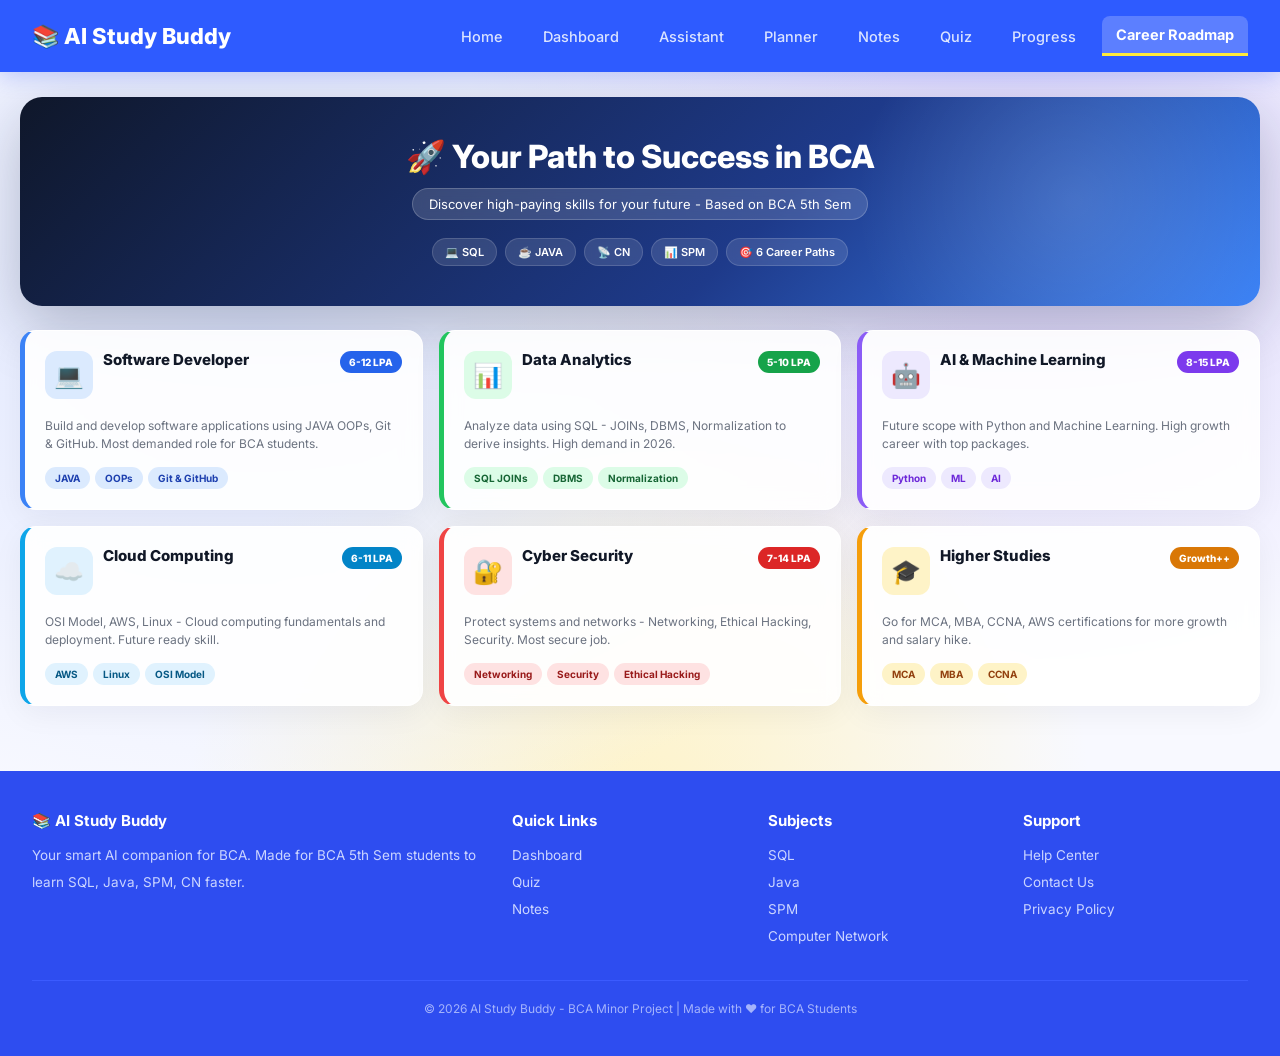
<file: roadmap.html>
<!DOCTYPE html>
<html>
<head>
<title>Career Roadmap - BCA 5th Sem</title>
<link href="https://fonts.googleapis.com/css2?family=Inter:wght@400;500;600;700;800&display=swap" rel="stylesheet">
<style>
*{box-sizing:border-box; margin:0; padding:0; font-family:'Inter', sans-serif;}
body{background: radial-gradient(at 20% 30%, #e0e7ff 0%, transparent 50%), radial-gradient(at 80% 20%, #ddd6fe 0%, transparent 40%), radial-gradient(at 50% 80%, #fef3c7 0%, transparent 50%), #f8f9ff; display:flex; flex-direction:column; min-height:100vh}
header{background:#2e5bff; height:72px; padding:0 32px; position:sticky; top:0; z-index:100; box-shadow:0 4px 20px rgba(46,77,240,0.25); display:flex; align-items:center}
header nav{display:flex; justify-content:space-between; align-items:center; max-width:1350px; margin:0 auto; width:100%; height:100%}
header nav h2{font-size:22px; font-weight:800; color:#fff;}
header nav ul{list-style:none; display:flex; gap:12px; align-items:center; height:100%}
header nav ul li a{text-decoration:none; color:#dbe4ff; font-size:14.5px; font-weight:500; padding:10px 14px; border-radius:8px; transition:all 0.25s ease; display:flex; align-items:center; height:40px}
header nav ul li a:hover{color:#fff; background:rgba(255,255,255,0.18); transform:scale(1.12); font-weight:600}
header nav ul li a.active{color:#fff; background:rgba(255,255,255,0.22); font-weight:700; border-bottom:3px solid #ffeb3b; border-radius:8px 8px 0 0}

.wrap{max-width:1350px; margin:0 auto; padding:25px 20px; width:100%; flex:1}
.hero{background:linear-gradient(135deg,#0f172a 0%,#1e3a8a 60%,#3b82f6 100%); border-radius:22px; padding:40px; text-align:center; color:white; box-shadow:0 20px 60px rgba(15,23,42,0.25); animation: fadeUp 0.6s ease-out; position:relative; overflow:hidden}
.hero::before{content:''; position:absolute; top:-40%; right:-10%; width:50%; height:180%; background:radial-gradient(circle, rgba(255,255,255,0.12) 0%, transparent 60%); animation: float 7s ease-in-out infinite}
.hero h1{font-size:32px; font-weight:800; position:relative} 
.hero p{font-size:13px; margin-top:12px; background:rgba(255,255,255,0.15); backdrop-filter:blur(6px); display:inline-block; padding:7px 16px; border-radius:20px; border:1px solid rgba(255,255,255,0.2); position:relative}
.hero .chips{display:flex; gap:8px; justify-content:center; margin-top:18px; flex-wrap:wrap; position:relative}
.hero .chips span{background:rgba(255,255,255,0.12); backdrop-filter:blur(4px); padding:6px 12px; border-radius:20px; font-size:11px; font-weight:600; border:1px solid rgba(255,255,255,0.15)}

.grid{margin-top:24px; display:grid; grid-template-columns:1fr 1fr 1fr; gap:16px;}
.card{background:rgba(255,255,255,0.9); backdrop-filter:blur(10px); border:1px solid rgba(255,255,255,0.9); border-radius:16px; padding:20px; border-left:5px solid #ddd; display:flex; flex-direction:column; transition:0.3s; box-shadow:0 8px 30px rgba(15,23,42,0.05); animation: fadeUp 0.6s ease-out both}
.card:hover{transform:translateY(-5px) scale(1.01); box-shadow:0 16px 40px rgba(15,23,42,0.1); background:#fff}
.card:nth-child(1){border-left-color:#3b82f6; animation-delay:0.1s} .card:nth-child(2){border-left-color:#22c55e; animation-delay:0.2s}
.card:nth-child(3){border-left-color:#8b5cf6; animation-delay:0.3s} .card:nth-child(4){border-left-color:#0ea5e9; animation-delay:0.4s}
.card:nth-child(5){border-left-color:#ef4444; animation-delay:0.5s} .card:nth-child(6){border-left-color:#f59e0b; animation-delay:0.6s}
.top-row{display:flex; justify-content:space-between; align-items:flex-start; gap:10px; margin-bottom:8px;}
.icon{width:48px; height:48px; border-radius:12px; display:flex; align-items:center; justify-content:center; font-size:24px; flex-shrink:0;}
.c1{background:#dbeafe;} .c2{background:#dcfce7;} .c3{background:#ede9fe;}
.c4{background:#e0f2fe;} .c5{background:#fee2e2;} .c6{background:#fef3c7;}
.title{font-size:15px; font-weight:800; color:#111827; line-height:1.2; flex:1;}
.lpa{font-size:10px; font-weight:800; padding:5px 9px; border-radius:20px; color:white; white-space:nowrap;}
.l1{background:#2563eb;} .l2{background:#16a34a;} .l3{background:#7c3aed;}
.l4{background:#0284c7;} .l5{background:#dc2626;} .l6{background:#d97706;}
.desc{font-size:12px; color:#6b7280; line-height:1.5; margin:10px 0 14px; flex:1;}
.tags{display:flex; gap:5px; flex-wrap:wrap;}
.tag{font-size:10px; font-weight:700; padding:5px 10px; border-radius:20px;}

footer{background:#2e4df0;color:#cbd5ff;padding:40px 32px;margin-top:40px}
.footer-grid{display:grid;grid-template-columns:2fr 1fr 1fr 1fr;gap:30px;max-width:1350px;margin:0 auto}
footer h4{color:#fff;margin-bottom:12px;font-size:15px}
footer a,footer p{color:#cbd5ff;font-size:13.5px;text-decoration:none;line-height:2}
footer a:hover{color:#fff}
.copy{border-top:1px solid #3b5bff;margin-top:30px;padding-top:20px;text-align:center;font-size:12px;max-width:1350px;margin:30px auto 0;color:#a5b4fc}

@keyframes fadeUp{from{opacity:0;transform:translateY(15px)}to{opacity:1;transform:translateY(0)}}
@keyframes float{0%,100%{transform:translateY(0)}50%{transform:translateY(-12px)}}
@media(max-width:900px){.grid{grid-template-columns:1fr 1fr;} .footer-grid{grid-template-columns:1fr}}
@media(max-width:600px){.grid{grid-template-columns:1fr;}}
</style>
</head>
<body>
<header>
<nav>
<h2>📚 AI Study Buddy</h2>
<ul>
<li><a href="index.html">Home</a></li>
<li><a href="dashboard.html">Dashboard</a></li>
<li><a href="assistant.html">Assistant</a></li>
<li><a href="planner.html">Planner</a></li>
<li><a href="notes.html">Notes</a></li>
<li><a href="quiz.html">Quiz</a></li>
<li><a href="progress.html">Progress</a></li>
<li><a href="roadmap.html" class="active">Career Roadmap</a></li>
</ul>
</nav>
</header>
<div class="wrap">
<div class="hero">
<h1>🚀 Your Path to Success in BCA</h1>
<p>Discover high-paying skills for your future - Based on BCA 5th Sem</p>
<div class="chips"><span>💻 SQL</span><span>☕ JAVA</span><span>📡 CN</span><span>📊 SPM</span><span>🎯 6 Career Paths</span></div>
</div>
<div class="grid">
<div class="card"><div class="top-row"><div class="icon c1">💻</div><div class="title">Software Developer</div><span class="lpa l1">6-12 LPA</span></div><div class="desc">Build and develop software applications using JAVA OOPs, Git & GitHub. Most demanded role for BCA students.</div><div class="tags"><span class="tag" style="background:#dbeafe;color:#1e40af">JAVA</span><span class="tag" style="background:#dbeafe;color:#1e40af">OOPs</span><span class="tag" style="background:#dbeafe;color:#1e40af">Git & GitHub</span></div></div>
<div class="card"><div class="top-row"><div class="icon c2">📊</div><div class="title">Data Analytics</div><span class="lpa l2">5-10 LPA</span></div><div class="desc">Analyze data using SQL - JOINs, DBMS, Normalization to derive insights. High demand in 2026.</div><div class="tags"><span class="tag" style="background:#dcfce7;color:#166534">SQL JOINs</span><span class="tag" style="background:#dcfce7;color:#166534">DBMS</span><span class="tag" style="background:#dcfce7;color:#166534">Normalization</span></div></div>
<div class="card"><div class="top-row"><div class="icon c3">🤖</div><div class="title">AI & Machine Learning</div><span class="lpa l3">8-15 LPA</span></div><div class="desc">Future scope with Python and Machine Learning. High growth career with top packages.</div><div class="tags"><span class="tag" style="background:#ede9fe;color:#6d28d9">Python</span><span class="tag" style="background:#ede9fe;color:#6d28d9">ML</span><span class="tag" style="background:#ede9fe;color:#6d28d9">AI</span></div></div>
<div class="card"><div class="top-row"><div class="icon c4">☁️</div><div class="title">Cloud Computing</div><span class="lpa l4">6-11 LPA</span></div><div class="desc">OSI Model, AWS, Linux - Cloud computing fundamentals and deployment. Future ready skill.</div><div class="tags"><span class="tag" style="background:#e0f2fe;color:#075985">AWS</span><span class="tag" style="background:#e0f2fe;color:#075985">Linux</span><span class="tag" style="background:#e0f2fe;color:#075985">OSI Model</span></div></div>
<div class="card"><div class="top-row"><div class="icon c5">🔐</div><div class="title">Cyber Security</div><span class="lpa l5">7-14 LPA</span></div><div class="desc">Protect systems and networks - Networking, Ethical Hacking, Security. Most secure job.</div><div class="tags"><span class="tag" style="background:#fee2e2;color:#991b1b">Networking</span><span class="tag" style="background:#fee2e2;color:#991b1b">Security</span><span class="tag" style="background:#fee2e2;color:#991b1b">Ethical Hacking</span></div></div>
<div class="card"><div class="top-row"><div class="icon c6">🎓</div><div class="title">Higher Studies</div><span class="lpa l6">Growth++</span></div><div class="desc">Go for MCA, MBA, CCNA, AWS certifications for more growth and salary hike.</div><div class="tags"><span class="tag" style="background:#fef3c7;color:#92400e">MCA</span><span class="tag" style="background:#fef3c7;color:#92400e">MBA</span><span class="tag" style="background:#fef3c7;color:#92400e">CCNA</span></div></div>
</div>
</div>
<footer>
<div class="footer-grid">
<div><h4>📚 AI Study Buddy</h4><p>Your smart AI companion for BCA. Made for BCA 5th Sem students to learn SQL, Java, SPM, CN faster.</p></div>
<div><h4>Quick Links</h4><a href="dashboard.html">Dashboard</a><br><a href="quiz.html">Quiz</a><br><a href="notes.html">Notes</a></div>
<div><h4>Subjects</h4><p>SQL<br>Java<br>SPM<br>Computer Network</p></div>
<div><h4>Support</h4><p>Help Center<br>Contact Us<br>Privacy Policy</p></div>
</div>
<div class="copy">© 2026 AI Study Buddy - BCA Minor Project | Made with ❤️ for BCA Students</div>
</footer>
</body>
</html>
</file>
